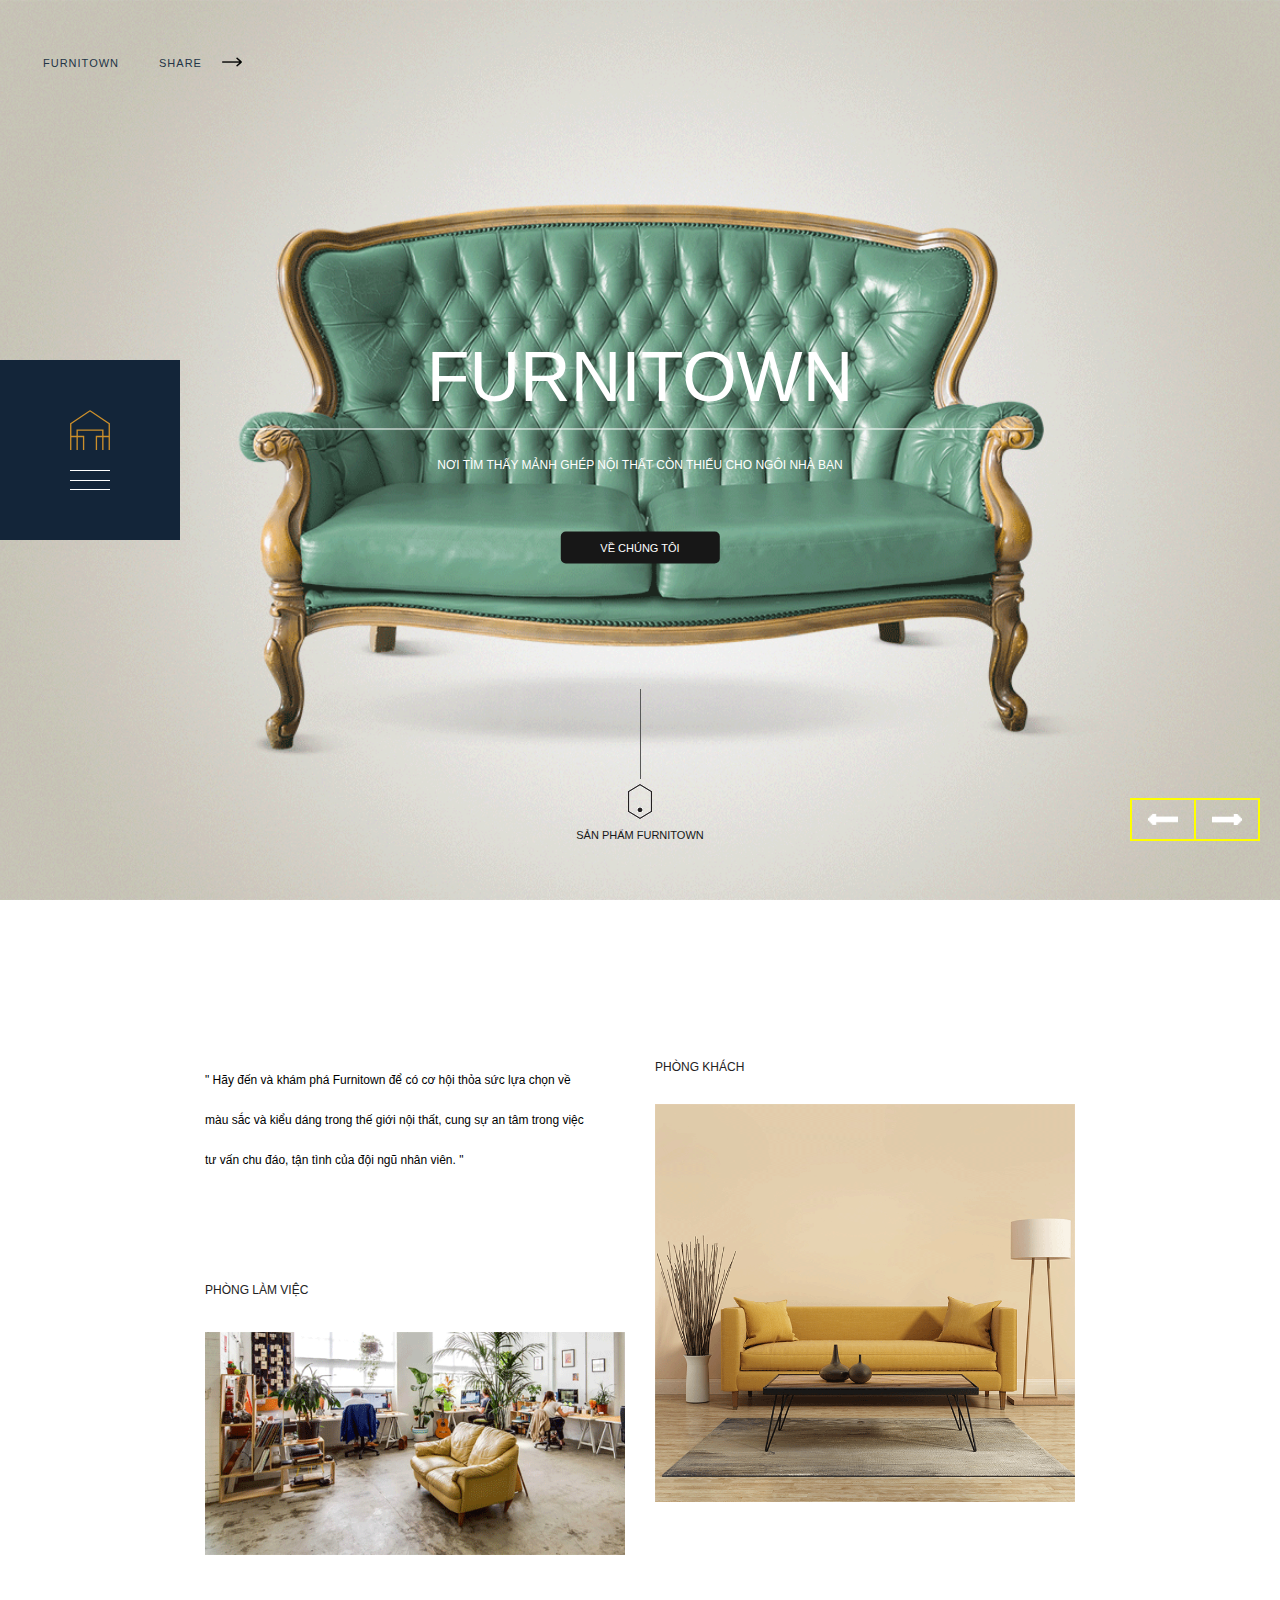
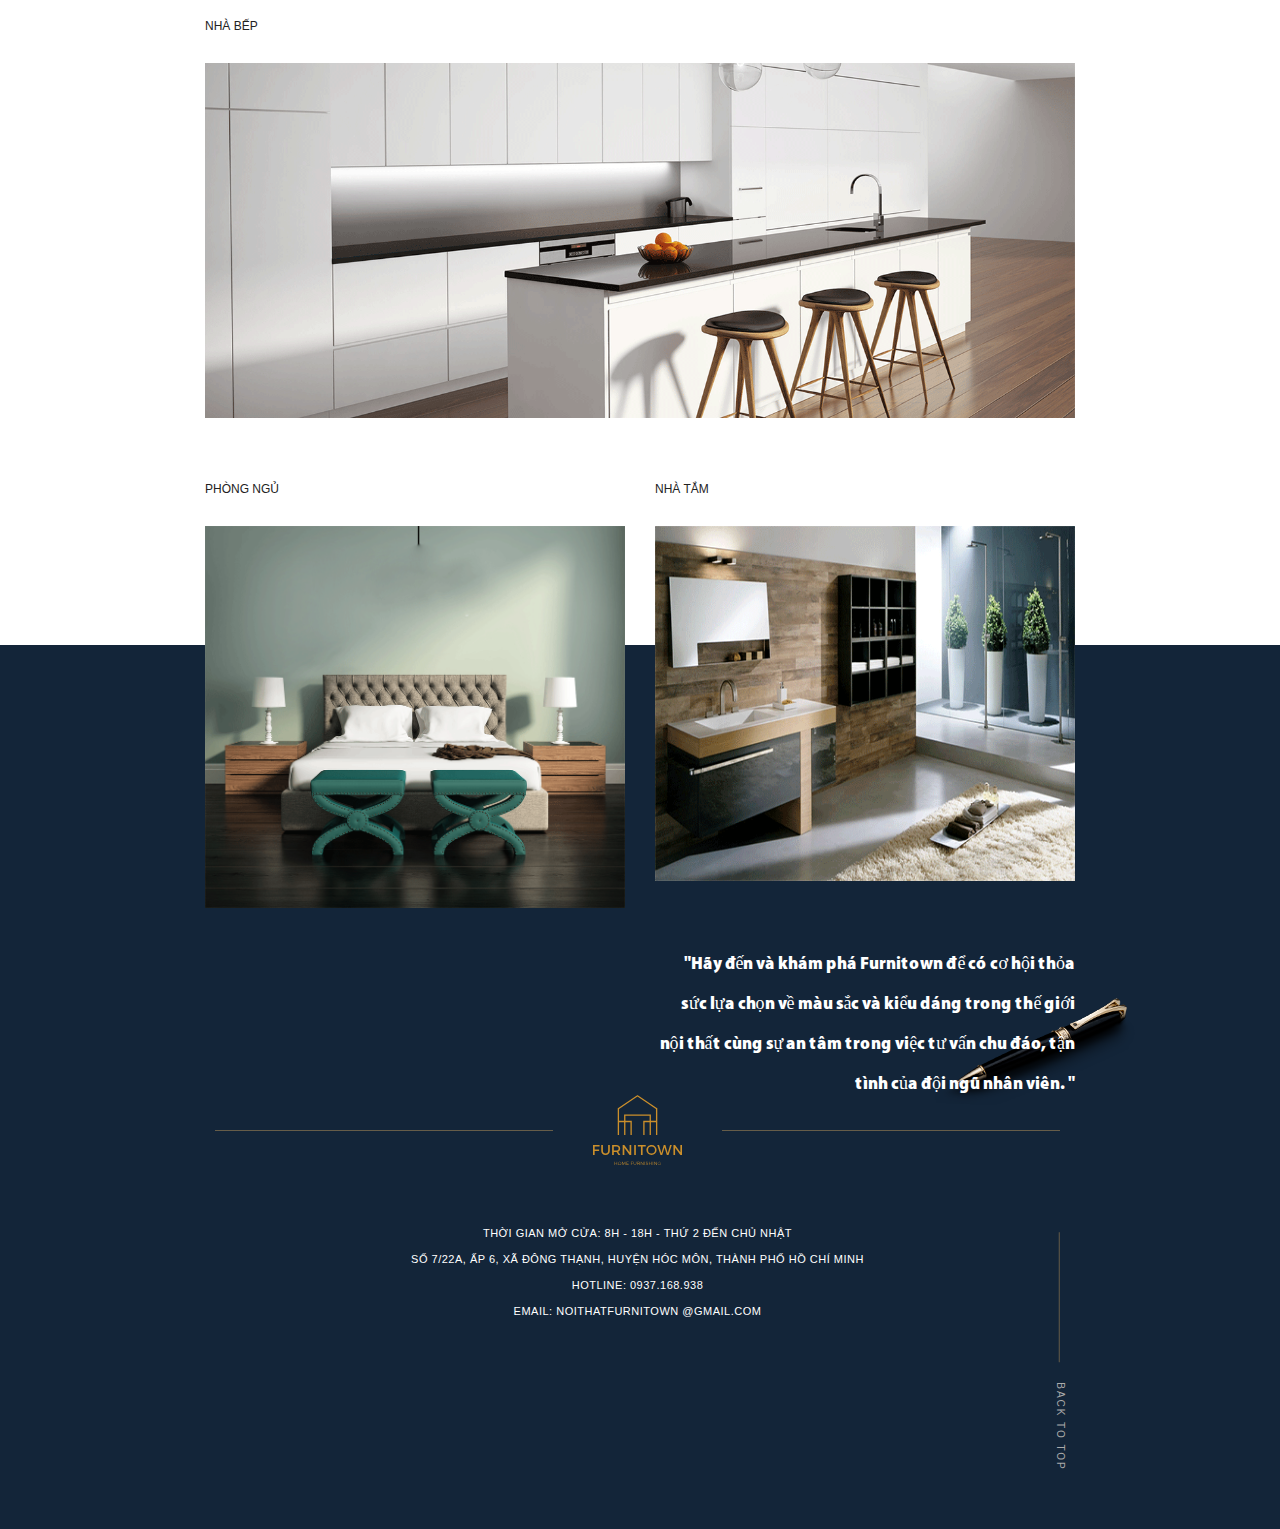
<file: index.html>
<!DOCTYPE html>
<html>

<head>
    <meta charset="UTF-8" />
    <meta name="viewport" content="width=device-width, initial-scale=1.0" />
    <meta http-equiv="X-UA-Compatible" content="IE=edge,chrome=1" />
    <title>Furnitown CFD4</title>
    <link rel="icon" href="favicon.ico">
    <meta name="title" content="" />
    <meta name="description" content="" />
    <!-- meta facebook -->
    <meta property="og:locale" content="vi" />
    <meta property="og:type" content="article" />
    <meta property="og:title" content=s"Trang chủ" />
    <meta property="og:description" content="" />
    <meta property="og:url" content="" />
    <meta property="og:site_name" content="" />
    <meta property="og:image" content="" />

    <link rel="stylesheet" href="dest/style.min.css">
    <link rel="stylesheet" href="dest/fonts.css">
</head>
<style>
    @font-face {
        font-family: 'mp';
        src: url('fonts/MyriadPro-BlackSemiCn.woff2') format('woff2'),
            url('fonts/MyriadPro-BlackSemiCn.woff') format('woff');
        font-weight: 900;
        font-style: normal;
        font-display: fall-back;
    }

    @font-face {
        font-family: 'mpb';
        src: url('fonts/MyriadPro-Bold.woff2') format('woff2'),
            url('fonts/MyriadPro-Bold.woff') format('woff');
        font-weight: bold;
        font-style: normal;
        font-display: fall-back;
    }
</style>

<body>
    <header>
        <div class="furnitown">
            <a href="">furnitown</a>
        </div>
        <div class="share">
            <a href="">share</a>
        </div>
        <img src="img/right-arrow.png" width="20" height="18" alt="">
        <div class="menu-mobile">
            <div class="left">
                <a href="#">
                    <img src="img/hamburger.png" alt="">
                    menu
                </a>
            </div>
            <div class="right">
                <img src="img/logo.png" alt="">
            </div>
        </div>
    </header>
    <div class="menu">
        <img src="img/home.svg" class="imghome" alt="">
        <img src="img/logo.png" class="imglogo" alt="">
        <div class="hamburger">
            <span></span>
            <span></span>
            <span></span>
        </div>
        <a href="#">menu</a>
    </div>
    <div class="nav">
        <div class="nav_head">
            <div class="left">
                <a href="#">furnitown</a>
            </div>
            <div class="right">
                <a href="#">follow us</a>
                <a href="#"><img src="img/email.png" alt=""></a>
                <a href="#"><img src="img/facebook.png" alt=""></a>
            </div>
        </div>
        <div class="nav_bottom">
            <div class="left">
                <img src="img/home.svg" class="home" alt="">
                <hr>
                <img src="img/cancel.svg" class="close" alt="">
            </div>
            <div class="right">
                <a href="#">furnitown</a>
                <a href="product.html">sản phẩm</a>
                <a href="#">dịch vụ</a>
                <a href="#">dự án</a>
                <a href="#">tin tức</a>
                <a href="contact.html">liên hệ</a>
            </div>
        </div>
    </div>
    <main class="homepage">
        <section class="slider">
            <div class="slider__list">
                <div class="item">
                    <img src="img/sofa.png" alt="">
                    <div class="content">
                        <h1>furnitown</h1>
                        <p>nơi tìm thấy mảnh ghép nội thất còn thiếu cho ngôi nhà bạn</p>
                        <a href="#">về chúng tôi</a>
                    </div>
                </div>
                <div class="item">
                    <img src="img/banner1.jpg" alt="">
                    <div class="content">
                        <h1>furnitown</h1>
                        <p>nơi tìm thấy mảnh ghép nội thất còn thiếu cho ngôi nhà bạn</p>
                        <a href="#">về chúng tôi</a>
                    </div>
                </div>
            </div>
            <div class="slider__bottom">
                <img src="img/arrow.png" class="arrow" alt="">
                <img src="img/mousepng.png" class="mouse" alt="">
                <span>sản phẩm furnitown</span>
                <div class="control">
                    <div class="btnmove previous">
                        <img src="img/arrow_right.png" alt="">
                    </div>
                    <div class="btnmove next">
                        <img src="img/arrow_right.png" alt="">
                    </div>
                </div>
            </div>
        </section>
        <section class="product">
            <div class="item1">
                <div class="introduce">
                    <p>" Hãy đến và khám phá <b>Furnitown</b> để có cơ hội thỏa sức lựa chọn về màu sắc và
                        kiểu
                        dáng trong thế giới nội thất, cung sự an tâm trong việc tư vấn chu đáo, tận tình của đội ngũ
                        nhân
                        viên. "</p>
                </div>
                <div class="workroom">
                    <div class="beforehover">
                        <h4>phòng làm việc</h4>
                        <div class="img">
                            <img src="img/phonglamviec.png" alt="">
                            <div class="afterhover">
                                <a href="#"><img src="img/home.svg" alt=""></a>
                                <p>"Mang đến những tiện ích thiết thực cho không gian nấu nướng của chỉ riêng mình bạn."
                                </p>
                                <div class="learmore">
                                    <a href="#">lear more</a>
                                </div>
                            </div>
                        </div>
                    </div>

                </div>
            </div>
            <div class="item2">
                <div class="beforehover">
                    <h4>phòng khách</h4>
                    <div class="img">
                        <img src="img/phongkhach.png" alt="">
                        <div class="afterhover">
                            <a href="#"><img src="img/home.svg" alt=""></a>
                            <p>"Mang đến những tiện ích thiết thực cho không gian nấu nướng của chỉ riêng mình bạn."
                            </p>
                            <div class="learmore">
                                <a href="#">lear more</a>
                            </div>
                        </div>
                    </div>
                </div>
            </div>
            <div class="item3">
                <div class="beforehover">
                    <h4>nhà bếp</h4>
                    <div class="img">
                        <img src="img/nhabep.png" alt="">
                        <div class="afterhover">
                            <a href="#"><img src="img/home.svg" alt=""></a>
                            <p>"Mang đến những tiện ích thiết thực cho không gian nấu nướng của chỉ riêng mình bạn."
                            </p>
                            <div class="learmore">
                                <a href="#">lear more</a>
                            </div>
                        </div>
                    </div>
                </div>
            </div>
            <div class="item4">
                <div class="beforehover">
                    <h4>phòng ngủ</h4>
                    <div class="img">
                        <img src="img/phongngu.png" alt="">
                        <div class="afterhover">
                            <a href="#"><img src="img/home.svg" alt=""></a>
                            <p>"Mang đến những tiện ích thiết thực cho không gian nấu nướng của chỉ riêng mình bạn."
                            </p>
                            <div class="learmore">
                                <a href="#">lear more</a>
                            </div>
                        </div>
                    </div>
                </div>
            </div>
            <div class="item5">
                <div class="beforehover">
                    <h4>nhà tắm</h4>
                    <div class="img">
                        <img src="img/nhatam.png" width="100%" height="355px" alt="">
                        <div class="afterhover">
                            <a href="#"><img src="img/home.svg" alt=""></a>
                            <p>"Mang đến những tiện ích thiết thực cho không gian nấu nướng của chỉ riêng mình bạn."
                            </p>
                            <div class="learmore">
                                <a href="#">lear more</a>
                            </div>
                        </div>
                    </div>
                    <div class="thanks">
                        <img src="img/book.png" class="pen" alt="">
                        <p>"Hãy đến và khám phá Furnitown để có cơ hội thỏa sức lựa chọn về màu sắc và kiểu dáng trong
                            thế
                            giới nội thất cùng sự an tâm trong việc tư vấn chu đáo, tận tình của đội ngũ nhân viên. "
                        </p>
                    </div>
                </div>
            </div>
        </section>
    </main>
    <div class="footer-homepage">
        <div class="container">
            <div class="logo">
                <img src="img/logo.svg" alt="">
            </div>
            <div class="back-to-top">
                back to top
            </div>
            <p>thời gian mở cửa: 8h - 18h - thứ 2 đến chủ nhật</p>
            <p>số 7/22a, ấp 6, xã đông thạnh, huyện hóc môn, thành phố hồ chí minh</p>
            <p>hotline: 0937.168.938</p>
            <p>email: noithatfurnitown @gmail.com</p>
        </div>

    </div>
    <script type="text/javascript" src="dest/jsmain.min.js"></script>
    <script type="text/javascript" src="dest/main.js"></script>
</body>

</html>
</file>
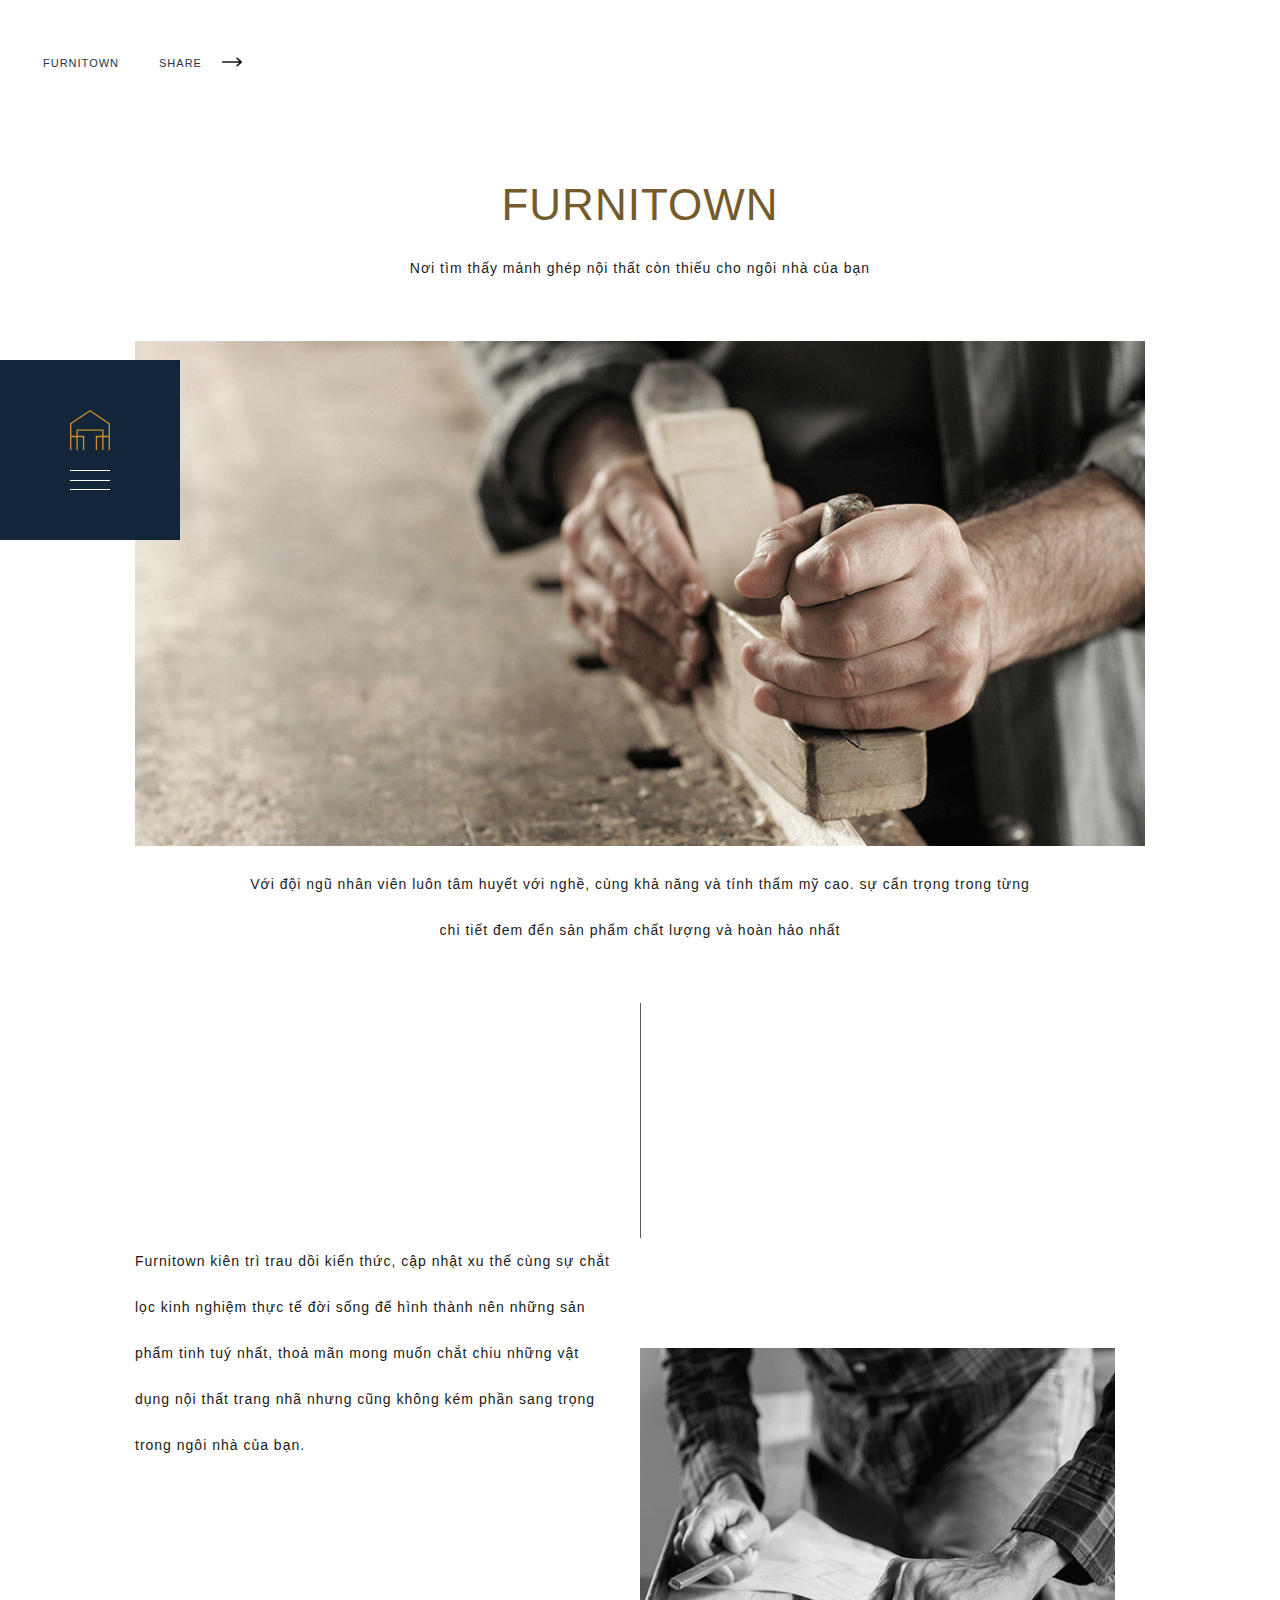
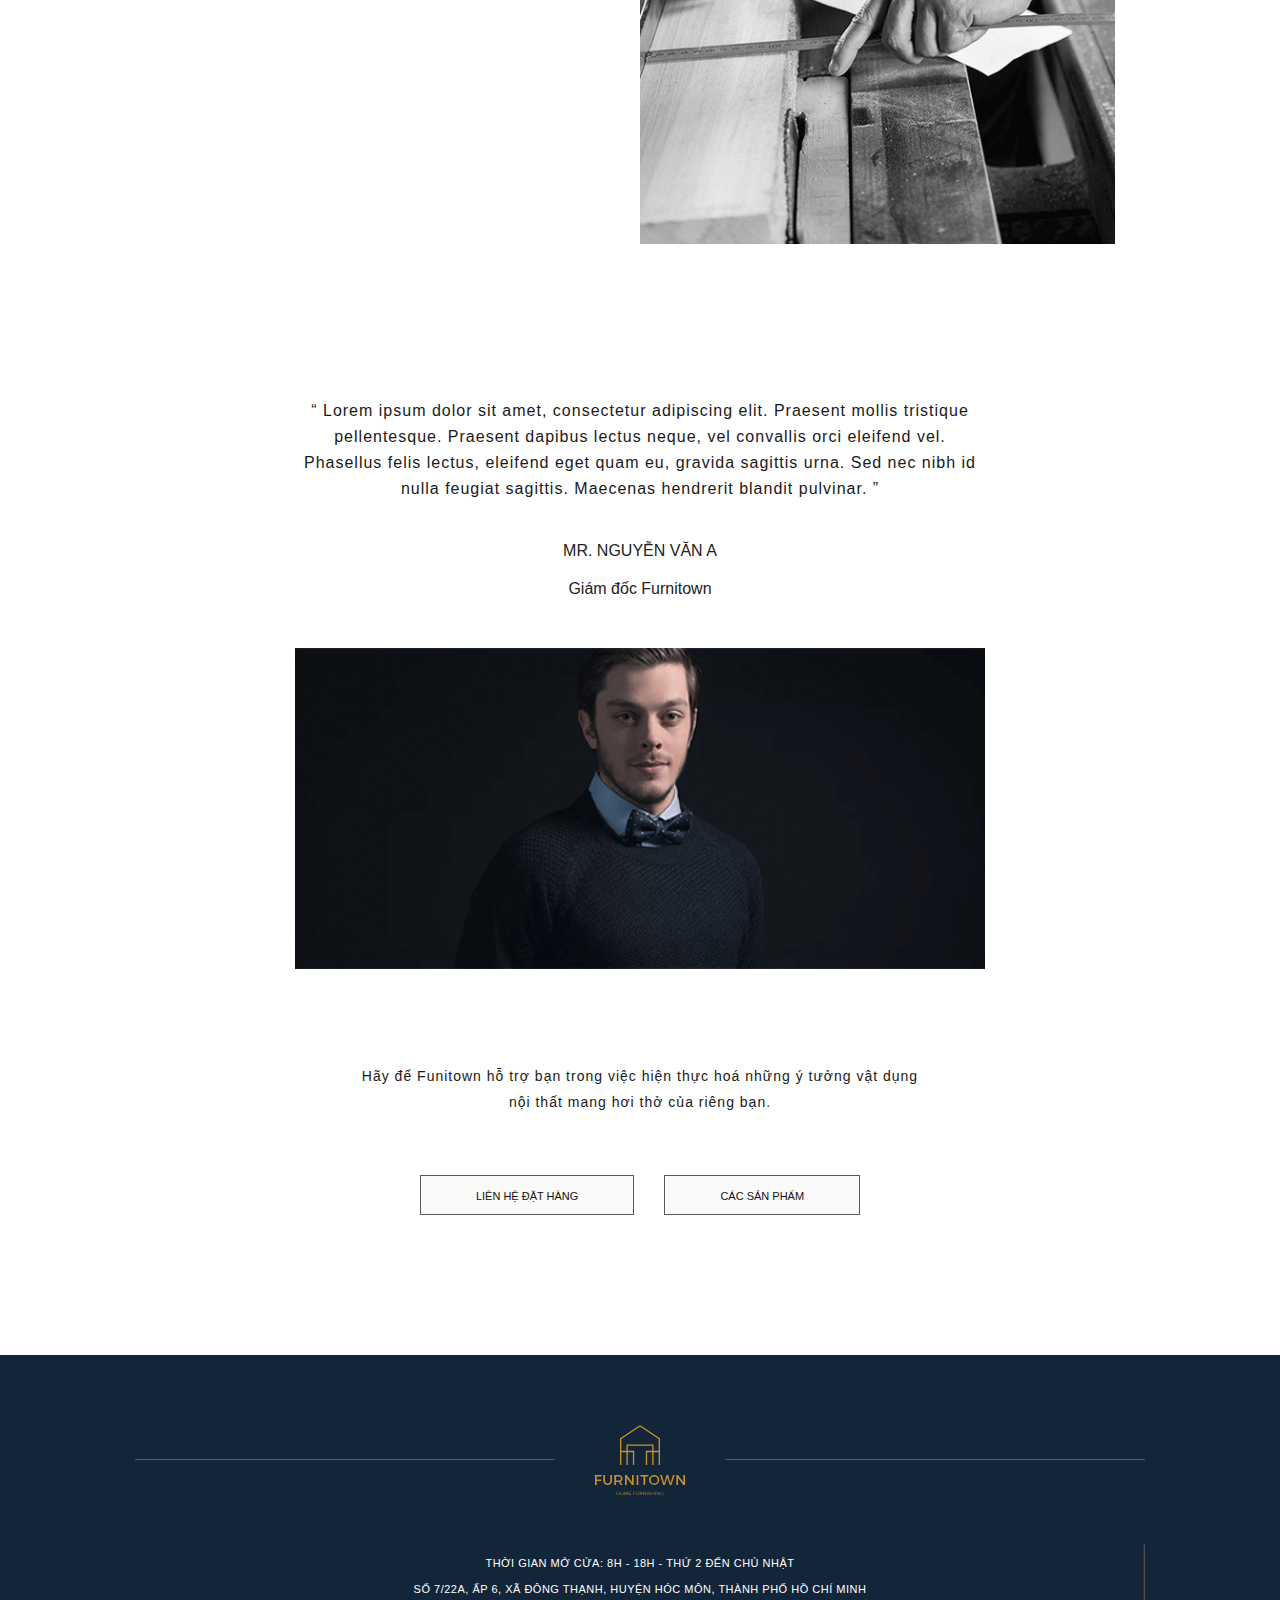
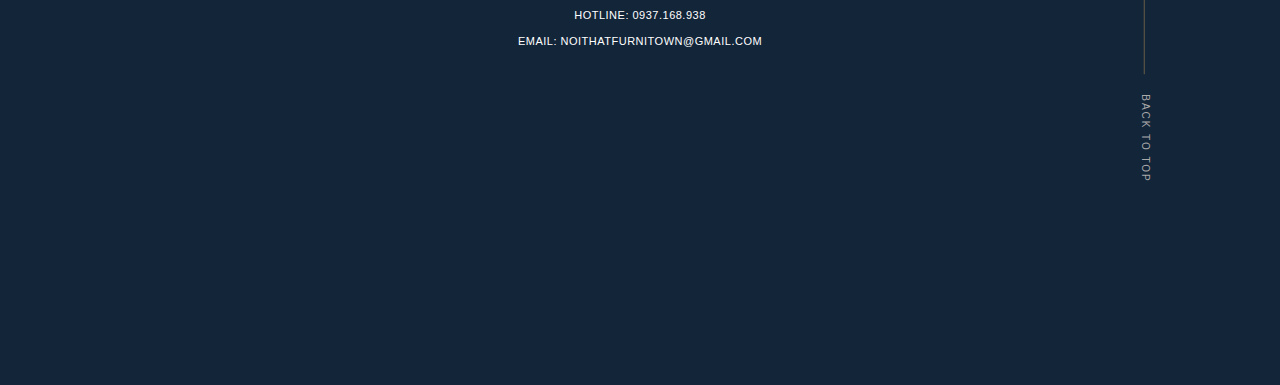
<file: about.html>
<!DOCTYPE html>
<html>

<head>
    <meta charset="UTF-8" />
    <meta name="viewport" content="width=device-width, initial-scale=1.0" />
    <meta http-equiv="X-UA-Compatible" content="IE=edge,chrome=1" />
    <title>Furnitown CFD4</title>
    <link rel="icon" href="favicon.ico">
    <meta name="title" content="" />
    <meta name="description" content="" />
    <!-- meta facebook -->
    <meta property="og:locale" content="vi" />
    <meta property="og:type" content="article" />
    <meta property="og:title" content=s"Trang chủ" />
    <meta property="og:description" content="" />
    <meta property="og:url" content="" />
    <meta property="og:site_name" content="" />
    <meta property="og:image" content="" />

    <link rel="stylesheet" href="dest/style.min.css">
    <link rel="stylesheet" href="dest/fonts.css">
</head>
<style>
    @font-face {
        font-family: 'mp';
        src: url('fonts/MyriadPro-BlackSemiCn.woff2') format('woff2'),
            url('fonts/MyriadPro-BlackSemiCn.woff') format('woff');
        font-weight: 900;
        font-style: normal;
        font-display: fall-back;
    }

    @font-face {
        font-family: 'mpb';
        src: url('fonts/MyriadPro-Bold.woff2') format('woff2'),
            url('fonts/MyriadPro-Bold.woff') format('woff');
        font-weight: bold;
        font-style: normal;
        font-display: fall-back;
    }
</style>

<body>
    <header>
        <div class="furnitown">
            <a href="">furnitown</a>
        </div>
        <div class="share">
            <a href="">share</a>
        </div>
        <img src="img/right-arrow.png" width="20" height="18" alt="">
    </header>
    <div class="nav">
        <div class="nav_head">
            <div class="left">
                <a href="#">furnitown</a>
            </div>
            <div class="right">
                <a href="#">follow us</a>
                <a href="#"><img src="img/email.png" alt=""></a>
                <a href="#"><img src="img/facebook.png" alt=""></a>
            </div>
        </div>
        <div class="nav_bottom">
            <div class="left">
                <img src="img/home.svg" class="home" alt="">
                <hr>
                <img src="img/cancel.svg" class="close" alt="">
            </div>
            <div class="right">
                <a href="#">furnitown</a>
                <a href="product.html">sản phẩm</a>
                <a href="#">dịch vụ</a>
                <a href="#">dự án</a>
                <a href="#">tin tức</a>
                <a href="contact.html">liên hệ</a>
            </div>
        </div>
    </div>
    <div class="menu">
        <img src="img/home.svg" class="imghome" alt="">
        <img src="img/logo.png" class="imglogo" alt="">
        <div class="hamburger">
            <span></span>
            <span></span>
            <span></span>
        </div>
        <a href="#">menu</a>
    </div>
    <main class="about">
        <div class="container">
            <div class="part1">
                <h2>furnitown</h2>
                <p>Nơi tìm thấy mảnh ghép nội thất còn thiếu cho ngôi nhà của bạn</p>
                <img src="img/deocay-about.png" alt="">
                <p>Với đội ngũ nhân viên luôn tâm huyết với nghề, cùng khả năng và tính thẩm mỹ cao. sự cẩn trọng trong
                    từng
                    chi tiết đem đến sản phẩm chất lượng và hoàn hảo nhất</p>
                <img src="img/straight.png" alt="">
            </div>
            <div class="part2">
                <div class="row">
                    <div class="content col-lg-6">
                        <p>Furnitown kiên trì trau dồi kiến thức,
                            cập nhật xu thế cùng sự chắt lọc kinh nghiệm
                            thực tế đời sống để hình thành nên những sản phẩm tinh tuý nhất, thoả mãn mong muốn chắt
                            chiu
                            những vật dụng nội thất trang nhã nhưng cũng không kém phần sang trọng trong
                            ngôi nhà của bạn.</p>
                    </div>
                    <div class="img col-lg-6">
                        <img src="img/donggo-about.png" alt="">
                    </div>
                </div>
            </div>
            <div class="part3">
                <p>“ Lorem ipsum dolor sit amet, consectetur adipiscing elit. Praesent mollis tristique pellentesque.
                    Praesent dapibus lectus neque, vel convallis orci eleifend vel. Phasellus felis lectus, eleifend
                    eget
                    quam eu, gravida sagittis urna. Sed nec nibh id nulla feugiat sagittis. Maecenas hendrerit blandit
                    pulvinar. ”</p>
                <p>MR. NGUYỄN VĂN A</p>
                <p>Giám đốc Furnitown</p>
                <img src="img/about-ggiamdoc.png" alt="">
            </div>
            <div class="part4">
                <p>
                    Hãy để Funitown hỗ trợ bạn trong việc hiện thực hoá những ý tưởng vật dụng
                    nội thất mang hơi thở của riêng bạn.</p>
                <div class="two-box">
                    <div class="box oder">
                        <a href="#">
                            Liên hệ đặt hàng
                        </a>
                    </div>
                    <div class="box advisory">
                        <a href="#">
                            các sản phẩm
                        </a>
                    </div>
                </div>
            </div>
        </div>
    </main>
    <footer>
        <div class="container">
            <div class="logo">
                <img src="img/logo.svg" alt="">
            </div>
            <div class="back-to-top">
                back to top
            </div>
            <p>thời gian mở cửa: 8h - 18h - thứ 2 đến chủ nhật</p>
            <p>số 7/22a, ấp 6, xã đông thạnh, huyện hóc môn, thành phố hồ chí minh</p>
            <p>hotline: 0937.168.938</p>
            <p>email: noithatfurnitown@gmail.com</p>
        </div>

    </footer>
    <script type="text/javascript" src="dest/jsmain.min.js"></script>
    <script type="text/javascript" src="dest/main.js"></script>
</body>

</html>
</file>
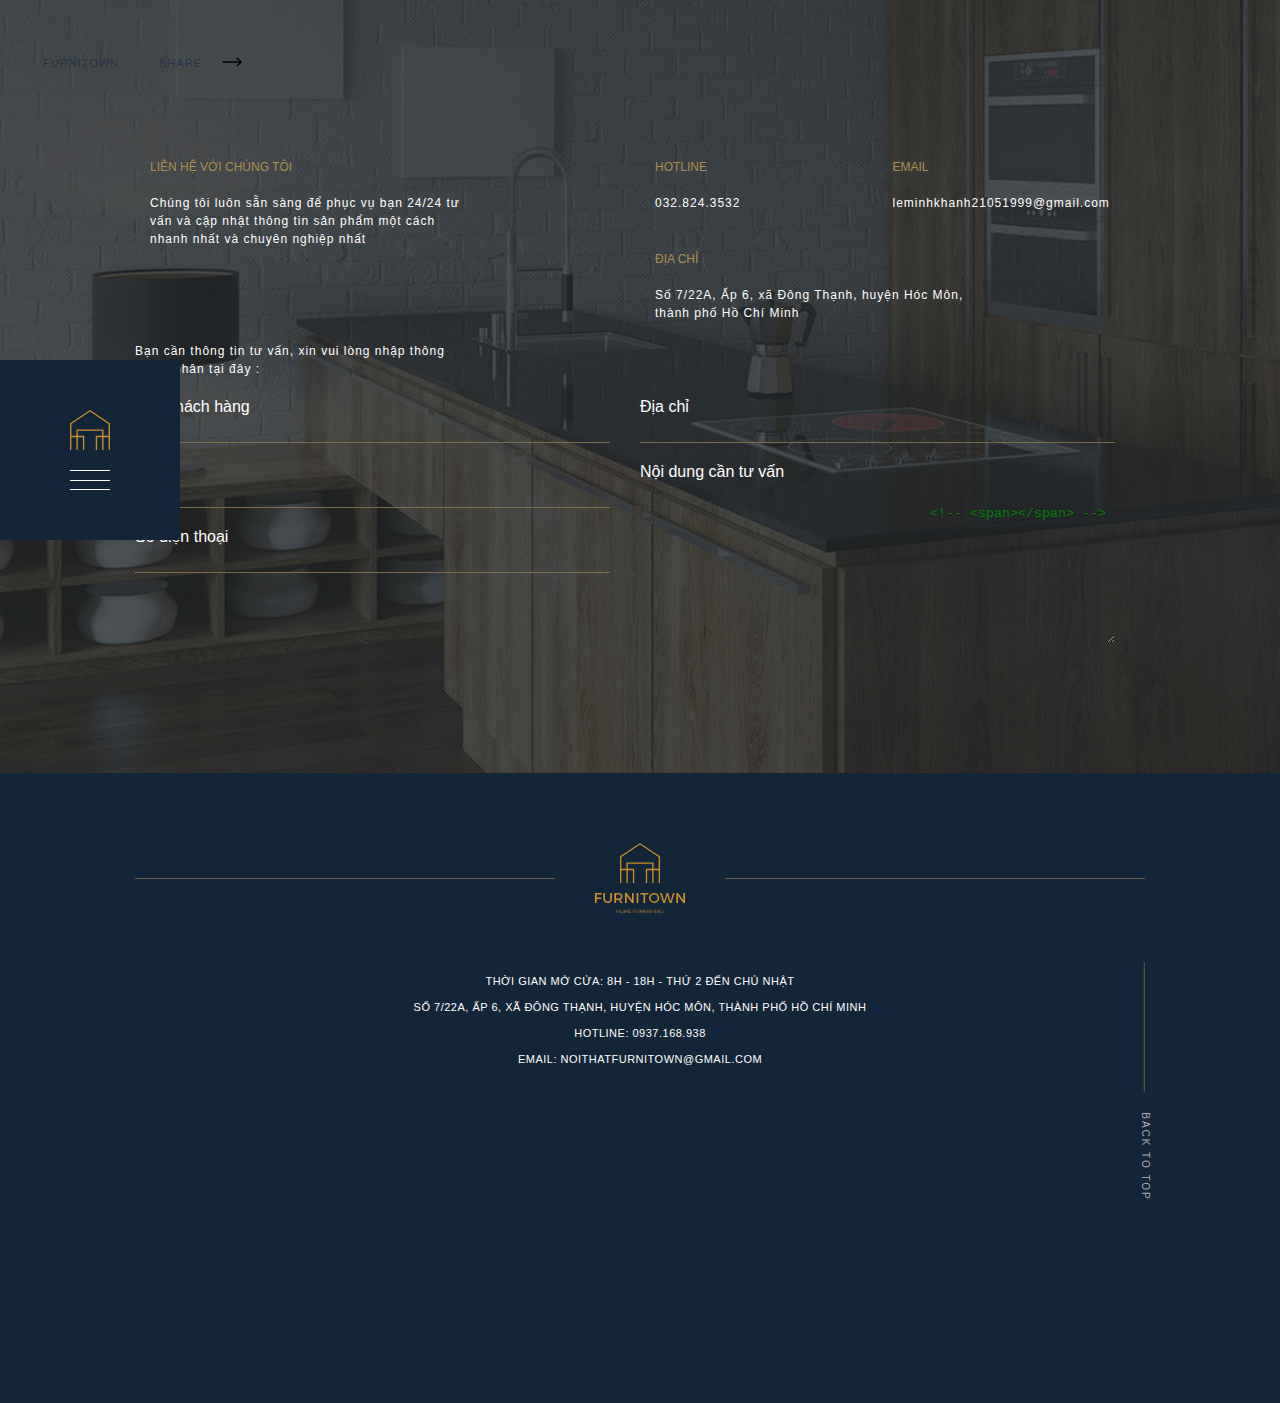
<file: contact.html>
<!DOCTYPE html>
<html>

<head>
    <meta charset="UTF-8" />
    <meta name="viewport" content="width=device-width, initial-scale=1.0" />
    <meta http-equiv="X-UA-Compatible" content="IE=edge,chrome=1" />
    <title>Furnitown CFD4</title>
    <link rel="icon" href="favicon.ico">
    <meta name="title" content="" />
    <meta name="description" content="" />
    <!-- meta facebook -->
    <meta property="og:locale" content="vi" />
    <meta property="og:type" content="article" />
    <meta property="og:title" content=s"Trang chủ" />
    <meta property="og:description" content="" />
    <meta property="og:url" content="" />
    <meta property="og:site_name" content="" />
    <meta property="og:image" content="" />

    <link rel="stylesheet" href="dest/style.min.css">
    <link rel="stylesheet" href="dest/fonts.css">
</head>
<style>
    @font-face {
        font-family: 'mp';
        src: url('fonts/MyriadPro-BlackSemiCn.woff2') format('woff2'),
            url('fonts/MyriadPro-BlackSemiCn.woff') format('woff');
        font-weight: 900;
        font-style: normal;
        font-display: fall-back;
    }

    @font-face {
        font-family: 'mpb';
        src: url('fonts/MyriadPro-Bold.woff2') format('woff2'),
            url('fonts/MyriadPro-Bold.woff') format('woff');
        font-weight: bold;
        font-style: normal;
        font-display: fall-back;
    }
</style>

<body>
    <header>
        <div class="furnitown">
            <a href="">furnitown</a>
        </div>
        <div class="share">
            <a href="">share</a>
        </div>
        <img src="img/right-arrow.png" width="20" height="18" alt="">
    </header>

    <div class="nav">
        <div class="nav_head">
            <div class="left">
                <a href="#">furnitown</a>
            </div>
            <div class="right">
                <a href="#">follow us</a>
                <a href="#"><img src="img/email.png" alt=""></a>
                <a href="#"><img src="img/facebook.png" alt=""></a>
            </div>
        </div>
        <div class="nav_bottom">
            <div class="left">
                <img src="img/home.svg" class="home" alt="">
                <hr>
                <img src="img/cancel.svg" class="close" alt="">
            </div>
            <div class="right">
                <a href="#">furnitown</a>
                <a href="product.html">sản phẩm</a>
                <a href="#">dịch vụ</a>
                <a href="#">dự án</a>
                <a href="#">tin tức</a>
                <a href="contact.html">liên hệ</a>
            </div>
        </div>
    </div>

    <div class="menu">
        <img src="img/home.svg" class="imghome" alt="">
        <img src="img/logo.png" class="imglogo" alt="">
        <div class="hamburger">
            <span></span>
            <span></span>
            <span></span>
        </div>
        <a href="#">menu</a>
    </div>

    <main class="contact">
        <div class="container">
            <div class="row">
                <div class="col-lg-6">
                    <h3>Liên hệ với chúng tôi</h3>
                    <p>Chúng tôi luôn sẵn sàng để phục vụ bạn 24/24 tư vấn và cập nhật thông tin sản phẩm một cách nhanh
                        nhất và chuyên nghiệp nhất</p>
                </div>
                <div class="col-lg-6">
                    <div class="row">
                        <div class="col-lg-6">
                            <h3>hotline</h3>
                            <p>032.824.3532</p>
                        </div>
                        <div class="col-lg-6">
                            <h3>email</h3>
                            <p>leminhkhanh21051999@gmail.com</p>
                        </div>
                        <div class="address col-lg-12">
                            <h3>địa chỉ</h3>
                            <p>Số 7/22A, Ấp 6, xã Đông Thạnh, huyện Hóc Môn,
                                thành phố Hồ Chí Minh</p>
                        </div>
                    </div>
                </div>
                <p>Bạn cần thông tin tư vấn, xin vui lòng nhập thông tin cá nhân tại đây :</p>
                <form action="">
                    <div class="row">
                        <div class="col-lg-6">
                            <div class="form-group">
                                <label for="">Tên khách hàng</label>
                                <input type="text">
                            </div>
                            <div class="form-group">
                                <label for="">Emai</label>
                                <input type="text">
                            </div>
                            <div class="form-group">
                                <label for="">Số điện thoại</label>
                                <input type="text">
                            </div>
                        </div>
                        <div class="col-lg-6">
                            <div class="form-group">
                                <label for="">Địa chỉ</label>
                                <input type="text">
                            </div>
                            <div class="form-group">
                                <label for="">Nội dung cần tư vấn</label>
                                <textarea name="" id="" cols="30" rows="10">

                                    <!-- <span></span> -->
                                </textarea>
                            </div>
                        </div>
                    </div>

                </form>
            </div>
        </div>
    </main>
    <footer>
        <div class="container">
            <div class="logo">
                <img src="img/logo.svg" alt="">
            </div>
            <div class="back-to-top">
                back to top
            </div>
            <p>thời gian mở cửa: 8h - 18h - thứ 2 đến chủ nhật</p>
            <p>số 7/22a, ấp 6, xã đông thạnh, huyện hóc môn, thành phố hồ chí minh</p>
            <p>hotline: 0937.168.938</p>
            <p>email: noithatfurnitown@gmail.com</p>
        </div>

    </footer>
    <script type="text/javascript" src="dest/jsmain.min.js"></script>
    <script type="text/javascript" src="dest/main.js"></script>
</body>

</html>
</file>
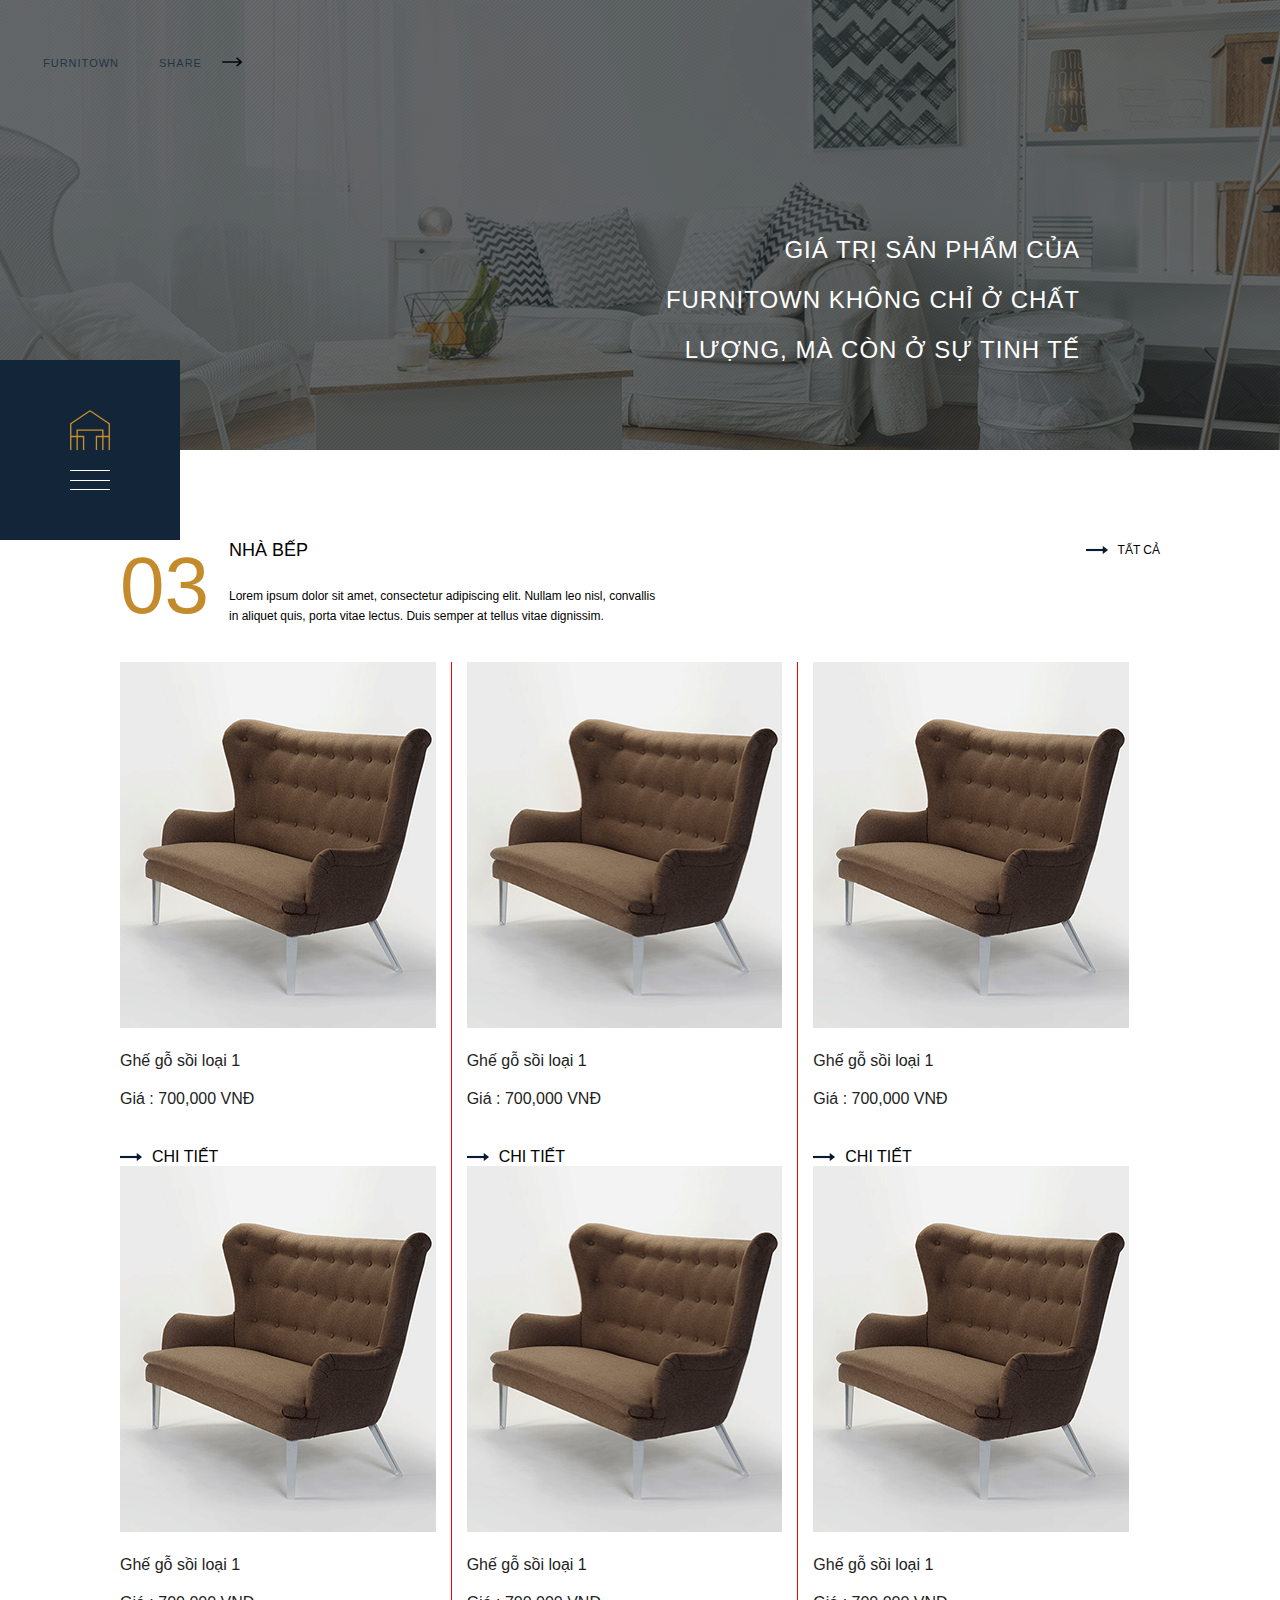
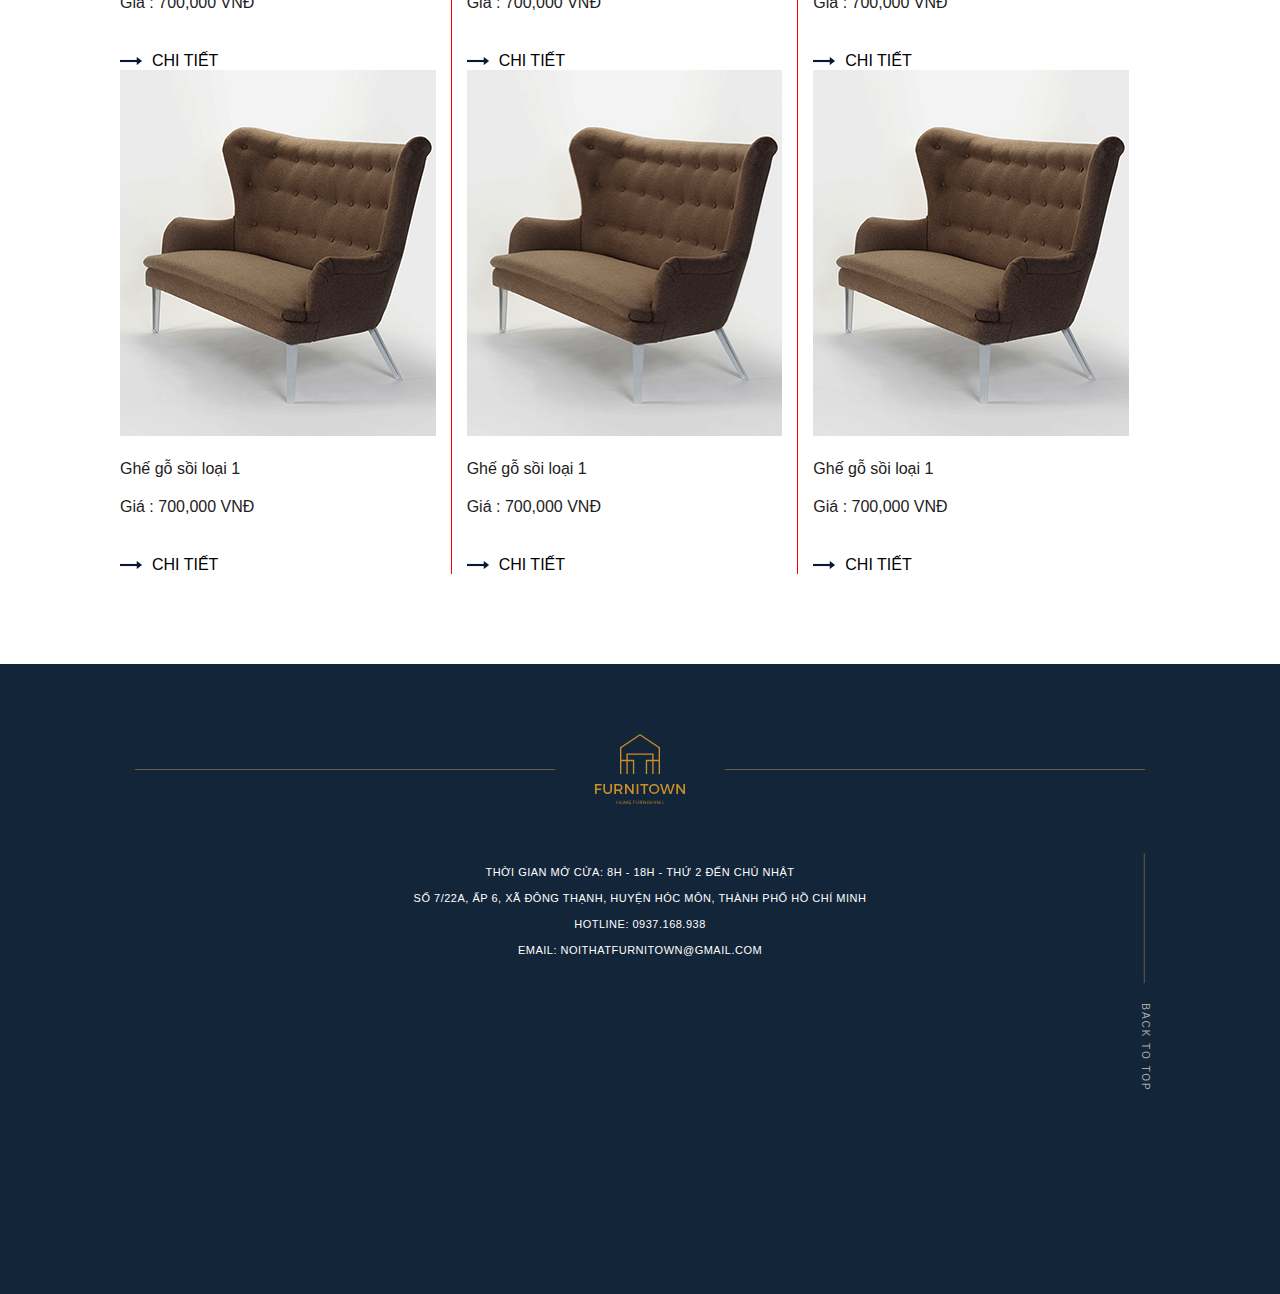
<file: detail.html>
<!DOCTYPE html>
<html>

<head>
    <meta charset="UTF-8" />
    <meta name="viewport" content="width=device-width, initial-scale=1.0" />
    <meta http-equiv="X-UA-Compatible" content="IE=edge,chrome=1" />
    <title>Furnitown CFD4</title>
    <link rel="icon" href="favicon.ico">
    <meta name="title" content="" />
    <meta name="description" content="" />
    <!-- meta facebook -->
    <meta property="og:locale" content="vi" />
    <meta property="og:type" content="article" />
    <meta property="og:title" content=s"Trang chủ" />
    <meta property="og:description" content="" />
    <meta property="og:url" content="" />
    <meta property="og:site_name" content="" />
    <meta property="og:image" content="" />

    <link rel="stylesheet" href="dest/style.min.css">
    <link rel="stylesheet" href="dest/fonts.css">
</head>
<style>
    @font-face {
        font-family: 'mp';
        src: url('fonts/MyriadPro-BlackSemiCn.woff2') format('woff2'),
            url('fonts/MyriadPro-BlackSemiCn.woff') format('woff');
        font-weight: 900;
        font-style: normal;
        font-display: fall-back;
    }

    @font-face {
        font-family: 'mpb';
        src: url('fonts/MyriadPro-Bold.woff2') format('woff2'),
            url('fonts/MyriadPro-Bold.woff') format('woff');
        font-weight: bold;
        font-style: normal;
        font-display: fall-back;
    }
</style>

<body>
    <header>
        <div class="furnitown">
            <a href="">furnitown</a>
        </div>
        <div class="share">
            <a href="">share</a>
        </div>
        <img src="img/right-arrow.png" width="20" height="18" alt="">
    </header>

    <div class="nav">
        <div class="nav_head">
            <div class="left">
                <a href="#">furnitown</a>
            </div>
            <div class="right">
                <a href="#">follow us</a>
                <a href="#"><img src="img/email.png" alt=""></a>
                <a href="#"><img src="img/facebook.png" alt=""></a>
            </div>
        </div>
        <div class="nav_bottom">
            <div class="left">
                <img src="img/home.svg" class="home" alt="">
                <hr>
                <img src="img/cancel.svg" class="close" alt="">
            </div>
            <div class="right">
                <a href="#">furnitown</a>
                <a href="#">sản phẩm</a>
                <a href="#">dịch vụ</a>
                <a href="#">dự án</a>
                <a href="#">tin tức</a>s
                <a href="#">liên hệ</a>
            </div>
        </div>
    </div>

    <div class="menu">
        <img src="img/home.svg" class="imghome" alt="">
        <img src="img/logo.png" class="imglogo" alt="">
        <div class="hamburger">
            <span></span>
            <span></span>
            <span></span>
        </div>
        <a href="#">menu</a>
    </div>

    <main class="product">
        <section class="background">
            <img src="img/slideproduct.png" alt="">
            <p>Giá trị sản phẩm của furnitown không chỉ ở chất lượng, mà còn ở sự tinh tế</p>
        </section>
        <div class="container">
            <section class="kitchen">
                <div class="kitchen__introduce">
                    <div class="left">
                        <div class="paging">03</div>
                        <div class="content">
                            <h3>nhà bếp</h3>
                            <p>Lorem ipsum dolor sit amet, consectetur adipiscing elit. Nullam leo nisl, convallis in
                                aliquet quis, porta vitae lectus. Duis semper at tellus vitae dignissim. </p>
                        </div>
                    </div>
                    <div class="right">
                        <a href="#"><img src="img/arrow-product.png" alt="">tất cả</a>
                    </div>
                </div>
                <div class="kitchen__products">
                    <div class="row">
                        <div class="item col-lg-4 col-md-6">
                            <img src="img/product11.png" alt="">
                            <p class="name">Ghế gỗ sồi loại 1</p>
                            <p class="price">Giá : 700,000 VNĐ</p>
                            <a href="#"><img src="img/arrow-product.png" alt=""> Chi tiết</a>
                        </div>
                        <div class="item col-lg-4 col-md-6">
                            <img src="img/product11.png" alt="">
                            <p class="name">Ghế gỗ sồi loại 1</p>
                            <p class="price">Giá : 700,000 VNĐ</p>
                            <a href="#"><img src="img/arrow-product.png" alt=""> Chi tiết</a>
                        </div>
                        <div class="item col-lg-4 col-md-6">
                            <img src="img/product11.png" alt="">
                            <p class="name">Ghế gỗ sồi loại 1</p>
                            <p class="price">Giá : 700,000 VNĐ</p>
                            <a href="#"><img src="img/arrow-product.png" alt=""> Chi tiết</a>
                        </div>
                        <div class="item col-lg-4 col-md-6">
                            <img src="img/product11.png" alt="">
                            <p class="name">Ghế gỗ sồi loại 1</p>
                            <p class="price">Giá : 700,000 VNĐ</p>
                            <a href="#"><img src="img/arrow-product.png" alt=""> Chi tiết</a>
                        </div>
                        <div class="item col-lg-4 col-md-6">
                            <img src="img/product11.png" alt="">
                            <p class="name">Ghế gỗ sồi loại 1</p>
                            <p class="price">Giá : 700,000 VNĐ</p>
                            <a href="#"><img src="img/arrow-product.png" alt=""> Chi tiết</a>
                        </div>
                        <div class="item col-lg-4 col-md-6">
                            <img src="img/product11.png" alt="">
                            <p class="name">Ghế gỗ sồi loại 1</p>
                            <p class="price">Giá : 700,000 VNĐ</p>
                            <a href="#"><img src="img/arrow-product.png" alt=""> Chi tiết</a>
                        </div>
                        <div class="item col-lg-4 col-md-6">
                            <img src="img/product11.png" alt="">
                            <p class="name">Ghế gỗ sồi loại 1</p>
                            <p class="price">Giá : 700,000 VNĐ</p>
                            <a href="#"><img src="img/arrow-product.png" alt=""> Chi tiết</a>
                        </div>
                        <div class="item col-lg-4 col-md-6">
                            <img src="img/product11.png" alt="">
                            <p class="name">Ghế gỗ sồi loại 1</p>
                            <p class="price">Giá : 700,000 VNĐ</p>
                            <a href="#"><img src="img/arrow-product.png" alt=""> Chi tiết</a>
                        </div>
                        <div class="item col-lg-4 col-md-6">
                            <img src="img/product11.png" alt="">
                            <p class="name">Ghế gỗ sồi loại 1</p>
                            <p class="price">Giá : 700,000 VNĐ</p>
                            <a href="#"><img src="img/arrow-product.png" alt=""> Chi tiết</a>
                        </div>
                    </div>
                </div>
            </section>
        </div>
    </main>

    <footer>
        <div class="container">
            <div class="logo">
                <img src="img/logo.svg" alt="">
            </div>
            <div class="back-to-top">
                back to top
            </div>
            <p>thời gian mở cửa: 8h - 18h - thứ 2 đến chủ nhật</p>
            <p>số 7/22a, ấp 6, xã đông thạnh, huyện hóc môn, thành phố hồ chí minh</p>
            <p>hotline: 0937.168.938</p>
            <p>email: noithatfurnitown@gmail.com</p>
        </div>

    </footer>

    <script type="text/javascript" src="dest/jsmain.min.js"></script>
    <script type="text/javascript" src="dest/main.js"></script>
</body>

</html>
</file>
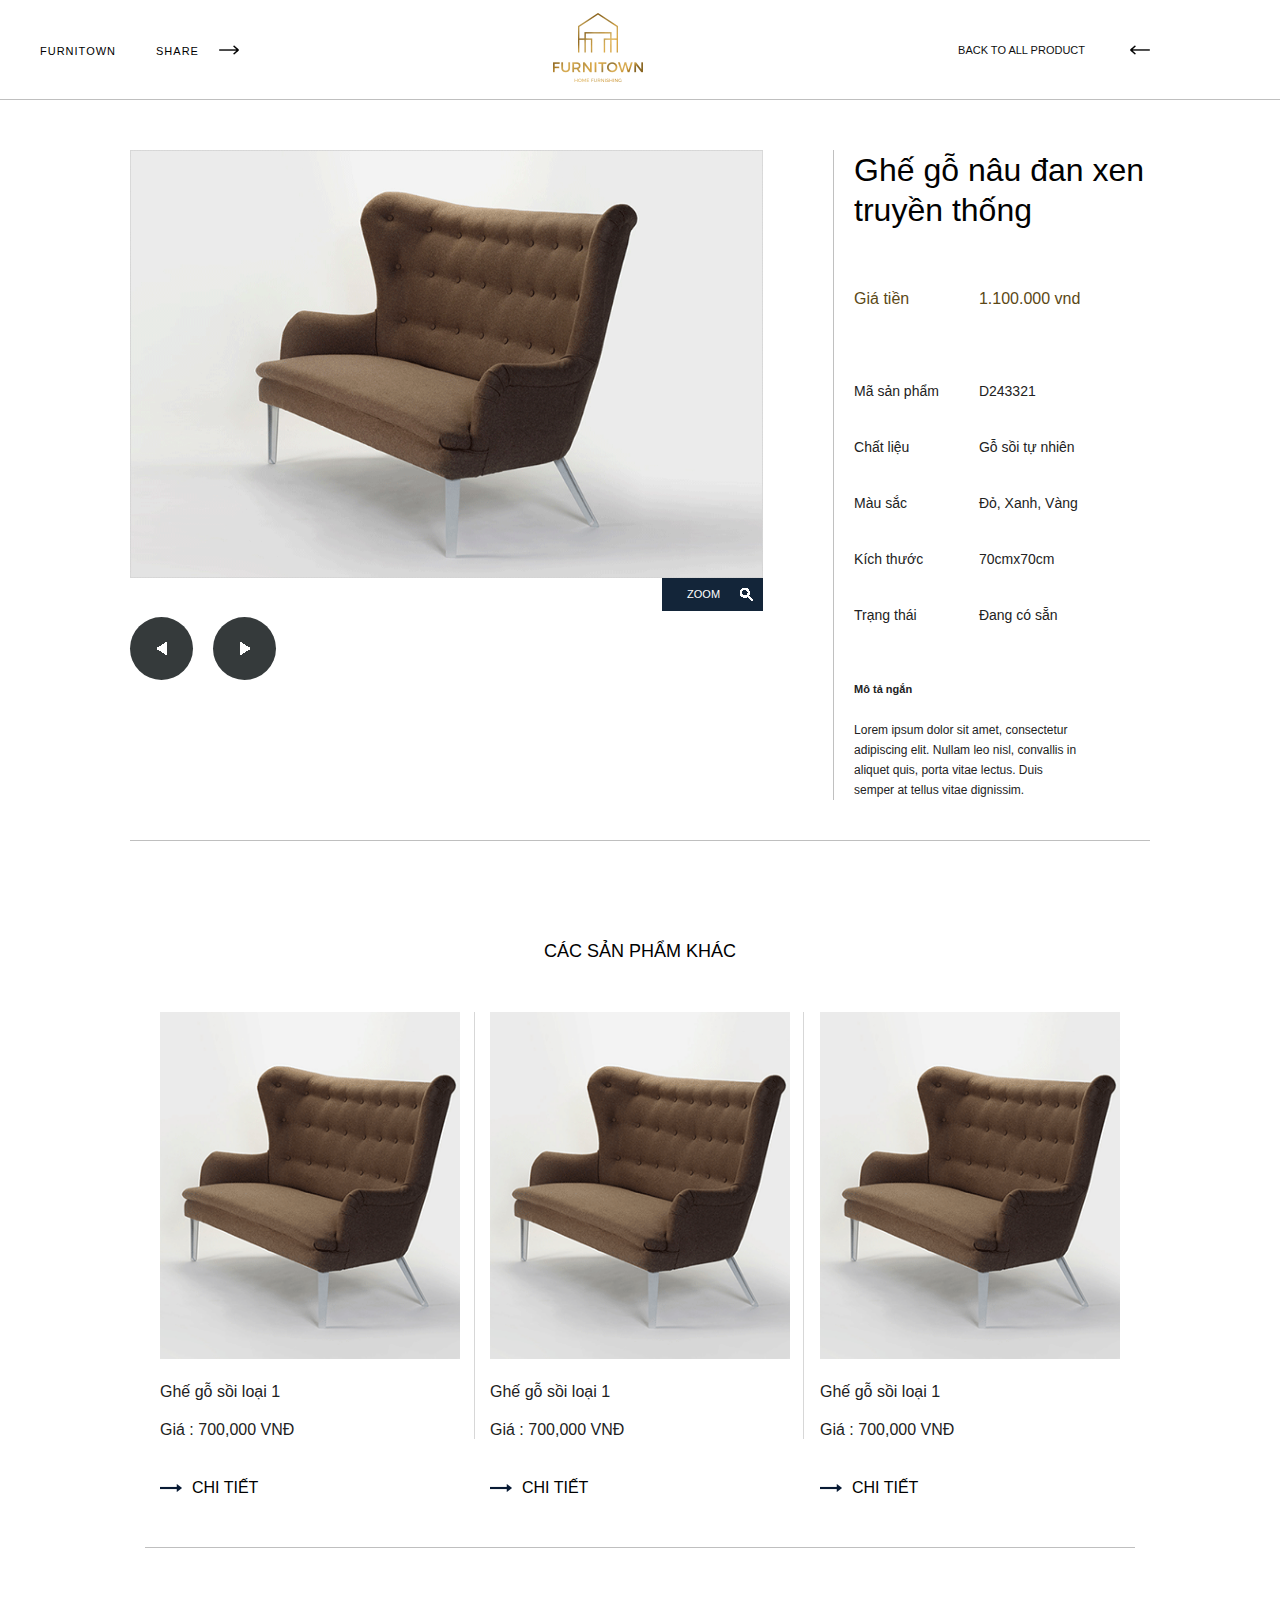
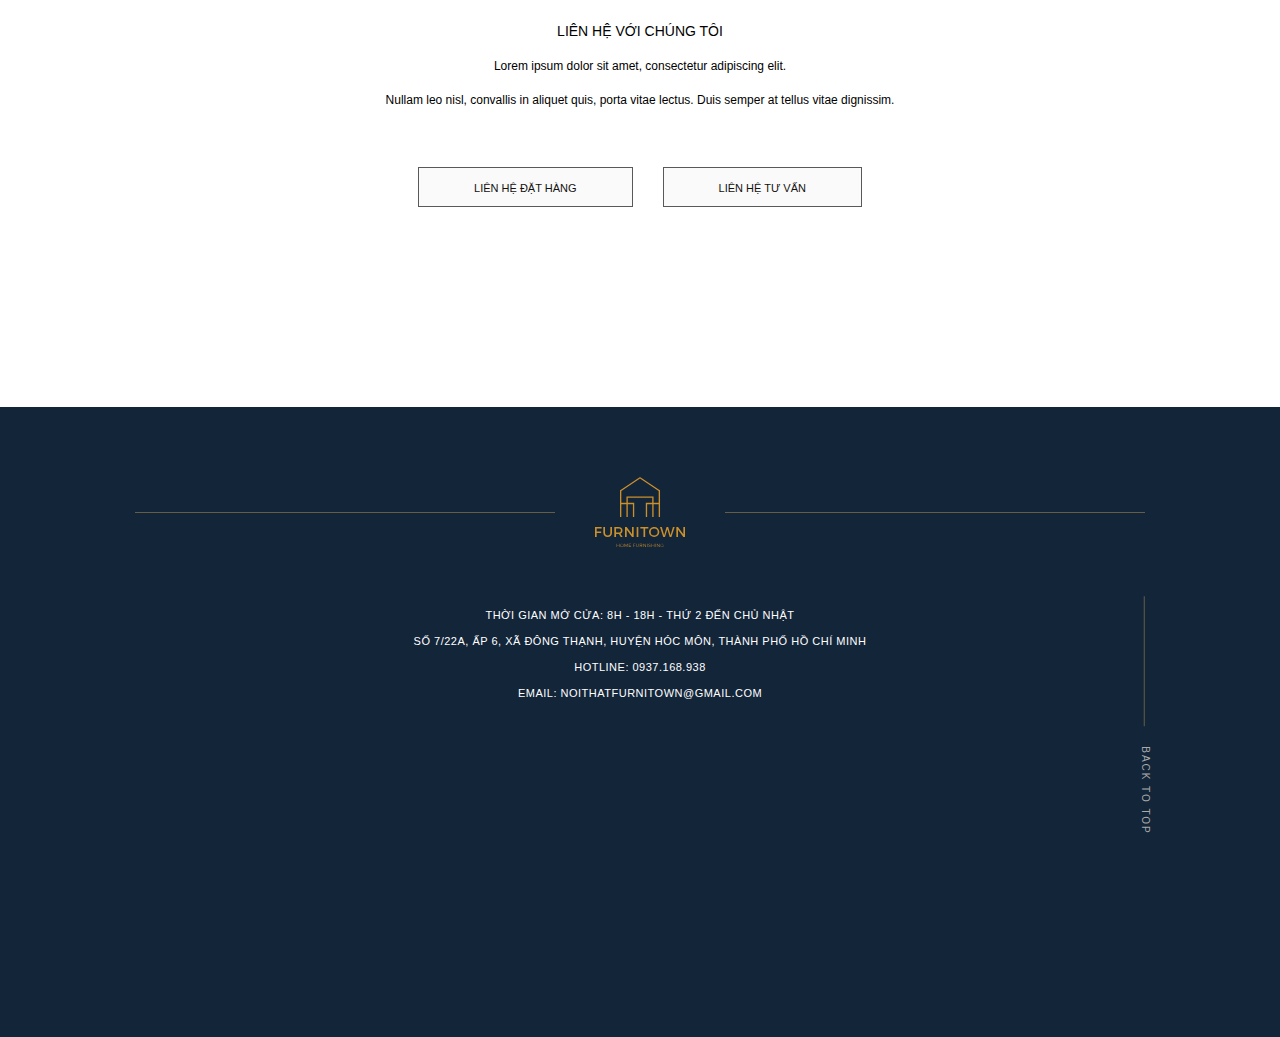
<file: detailproduct.html>
<!DOCTYPE html>
<html>

<head>
    <meta charset="UTF-8" />
    <meta name="viewport" content="width=device-width, initial-scale=1.0" />
    <meta http-equiv="X-UA-Compatible" content="IE=edge,chrome=1" />
    <title>Furnitown CFD4</title>
    <link rel="icon" href="favicon.ico">
    <meta name="title" content="" />
    <meta name="description" content="" />
    <!-- meta facebook -->
    <meta property="og:locale" content="vi" />
    <meta property="og:type" content="article" />
    <meta property="og:title" content=s"Trang chủ" />
    <meta property="og:description" content="" />
    <meta property="og:url" content="" />
    <meta property="og:site_name" content="" />
    <meta property="og:image" content="" />

    <link rel="stylesheet" href="dest/style.min.css">
    <link rel="stylesheet" href="dest/fonts.css">
</head>
<style>
    @font-face {
        font-family: 'mp';
        src: url('fonts/MyriadPro-BlackSemiCn.woff2') format('woff2'),
            url('fonts/MyriadPro-BlackSemiCn.woff') format('woff');
        font-weight: 900;
        font-style: normal;
        font-display: fall-back;
    }

    @font-face {
        font-family: 'mpb';
        src: url('fonts/MyriadPro-Bold.woff2') format('woff2'),
            url('fonts/MyriadPro-Bold.woff') format('woff');
        font-weight: bold;
        font-style: normal;
        font-display: fall-back;
    }
</style>

<body>
    <div class="header">
        <div class="left">
            <div class="furnitown">
                <a href="">furnitown</a>
            </div>
            <div class="share">
                <a href="">share</a>
            </div>
            <img src="img/right-arrow.png" width="20" height="18" alt="">
        </div>
        <div class="center"><a href="#"><img src="img/logo.png" alt=""></a></div>
        <div class="right">
            <a href="#">
                back to all product
                <img src="img/right-arrow.png" width="20" height="18" alt="">
            </a>
        </div>
    </div>
    <main class="detailproduct">
        <div class="content">
            <div class="product">
                <div class="img-product">
                    <img src="img/detailproduct.png" alt="">
                    <div class="zoom">
                        <a href="#">
                            zoom
                            <img src="img/search.png" alt="">
                        </a>
                    </div>

                </div>
                <div class="next-pre">
                    <div class="button pre">
                        <img src="img/nextpre.png" alt="">
                    </div>
                    <div class="button next">
                        <img src="img/nextpre.png" alt="">
                    </div>
                </div>
            </div>
            <div class="detail">
                <div class="title">
                    <h2>Ghế gỗ nâu đan xen truyền thống</h2>
                </div>
                <div class="infor-product">
                    <div class="left">
                        <p>Giá tiền</p>
                        <p>Mã sản phẩm </p>
                        <p>Chất liệu</p>
                        <p>Màu sắc</p>
                        <p>Kích thước</p>
                        <p>Trạng thái</p>
                    </div>
                    <div class="right">
                        <p>1.100.000 vnd</p>
                        <p>D243321</p>
                        <p>Gỗ sồi tự nhiên</p>
                        <p>Đỏ, Xanh, Vàng</p>
                        <p>70cmx70cm</p>
                        <p>Đang có sẵn</p>
                    </div>
                </div>
                <div class="descript">
                    <h4>Mô tả ngắn</h4>
                    <p>
                        Lorem ipsum dolor sit amet, consectetur adipiscing elit. Nullam leo nisl, convallis in aliquet
                        quis, porta vitae lectus. Duis semper at tellus vitae dignissim.</p>
                </div>
            </div>
        </div>
        <div class="other-product">
            <div class="container">
                <h3>Các sản phẩm khác</h3>
                <div class="row">
                    <div class="item col-lg-4 col-md-6">
                        <div class="infor-product">
                            <img src="img/product11.png" alt="">
                            <p class="name">Ghế gỗ sồi loại 1</p>
                            <p class="price">Giá : 700,000 VNĐ</p>
                        </div>
                        <a href="#"><img src="img/arrow-product.png" alt=""> Chi tiết</a>
                    </div>
                    <div class="item col-lg-4 col-md-6">
                        <div class="infor-product">
                            <img src="img/product11.png" alt="">
                            <p class="name">Ghế gỗ sồi loại 1</p>
                            <p class="price">Giá : 700,000 VNĐ</p>
                        </div>
                        <a href="#"><img src="img/arrow-product.png" alt=""> Chi tiết</a>
                    </div>
                    <div class="item col-lg-4 col-md-6">
                        <div class="infor-product">
                            <img src="img/product11.png" alt="">
                            <p class="name">Ghế gỗ sồi loại 1</p>
                            <p class="price">Giá : 700,000 VNĐ</p>
                        </div>
                        <a href="#"><img src="img/arrow-product.png" alt=""> Chi tiết</a>
                    </div>
                </div>
                <div class="contact-infor">
                    <h3>Liên hệ với chúng tôi</h3>
                    <p>Lorem ipsum dolor sit amet, consectetur adipiscing elit.</p>
                    <p>Nullam leo nisl, convallis in aliquet quis, porta vitae lectus. Duis semper at tellus vitae
                        dignissim.</p>
                    <div class="two-box">
                        <div class="box oder">
                            <a href="#">
                                Liên hệ đặt hàng
                            </a>
                        </div>
                        <div class="box advisory">
                            <a href="#">
                                Liên hệ tư vấn
                            </a>
                        </div>
                    </div>
                </div>
            </div>
        </div>
    </main>
    <footer>
        <div class="container">
            <div class="logo">
                <img src="img/logo.svg" alt="">
            </div>
            <div class="back-to-top">
                back to top
            </div>
            <p>thời gian mở cửa: 8h - 18h - thứ 2 đến chủ nhật</p>
            <p>số 7/22a, ấp 6, xã đông thạnh, huyện hóc môn, thành phố hồ chí minh</p>
            <p>hotline: 0937.168.938</p>
            <p>email: noithatfurnitown@gmail.com</p>
        </div>
    </footer>

    <script type="text/javascript" src="dest/jsmain.min.js"></script>
    <script type="text/javascript" src="dest/main.js"></script>
</body>

</html>
</file>
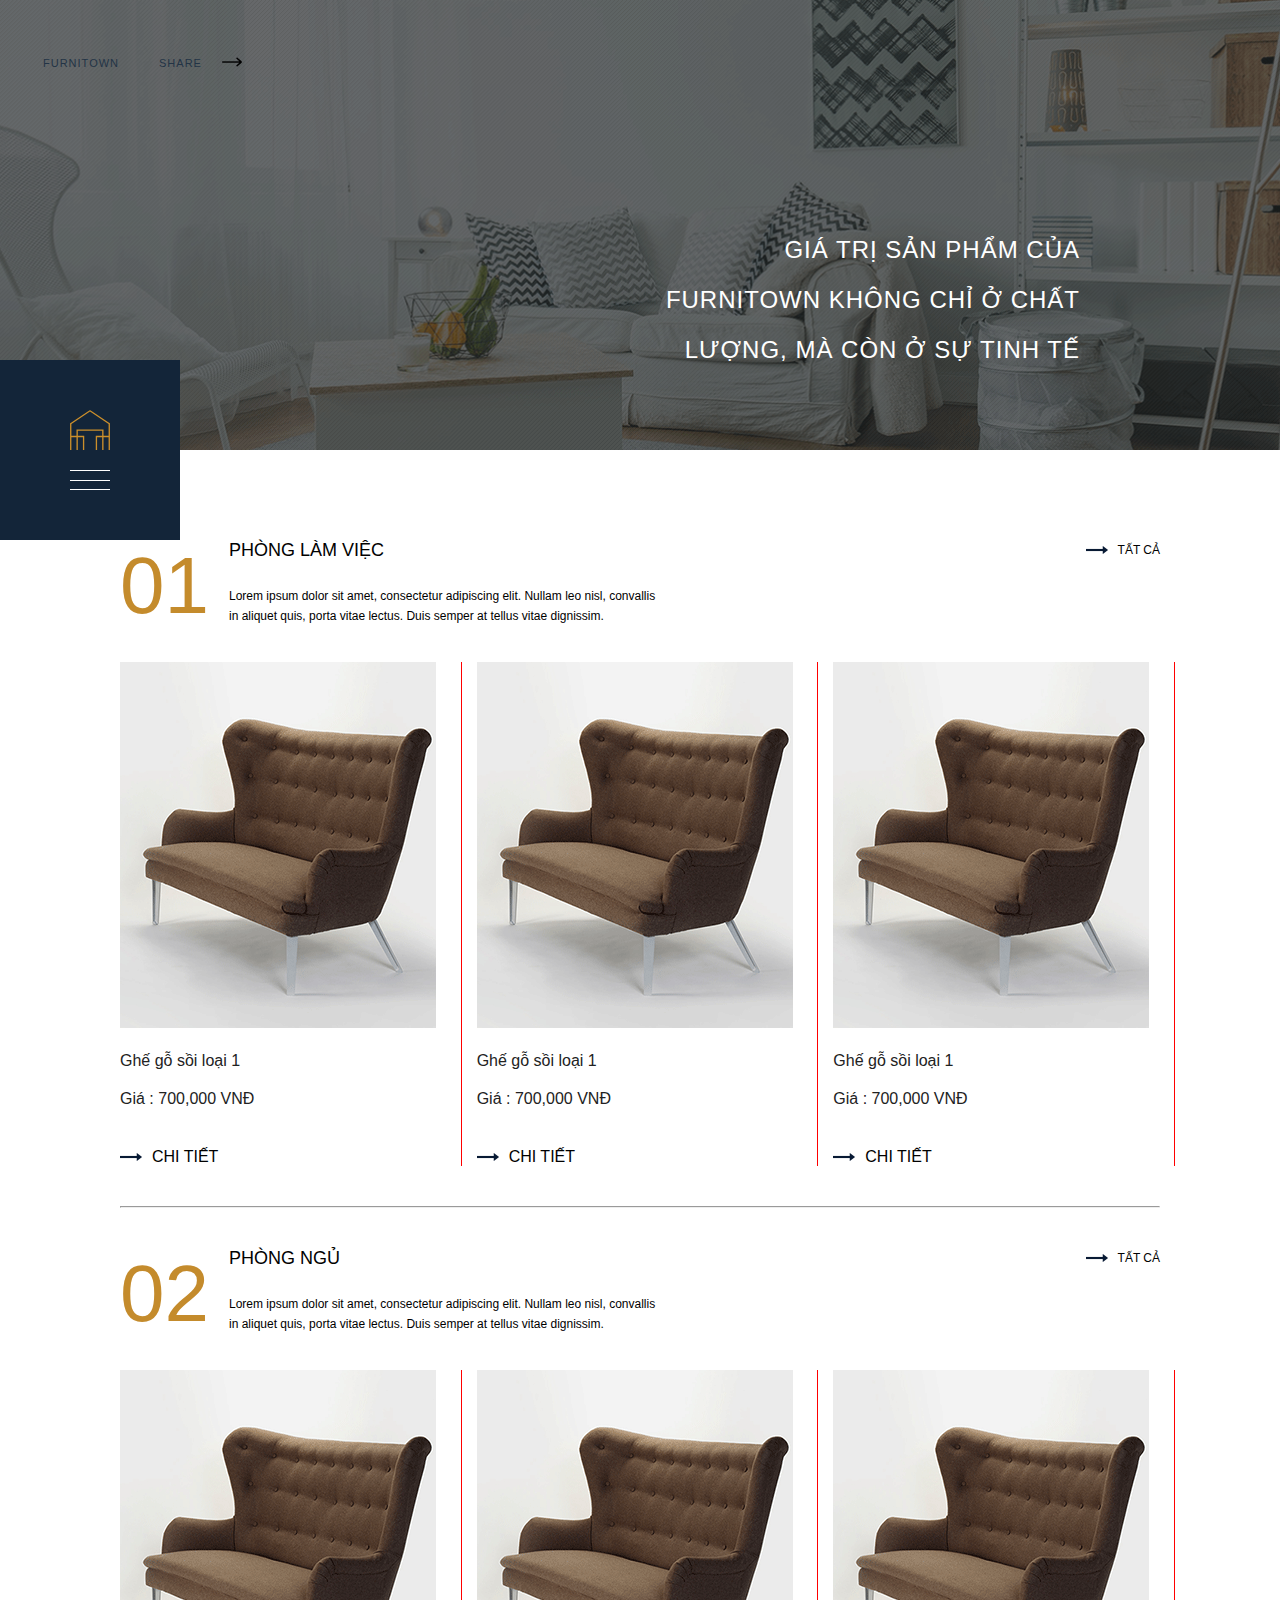
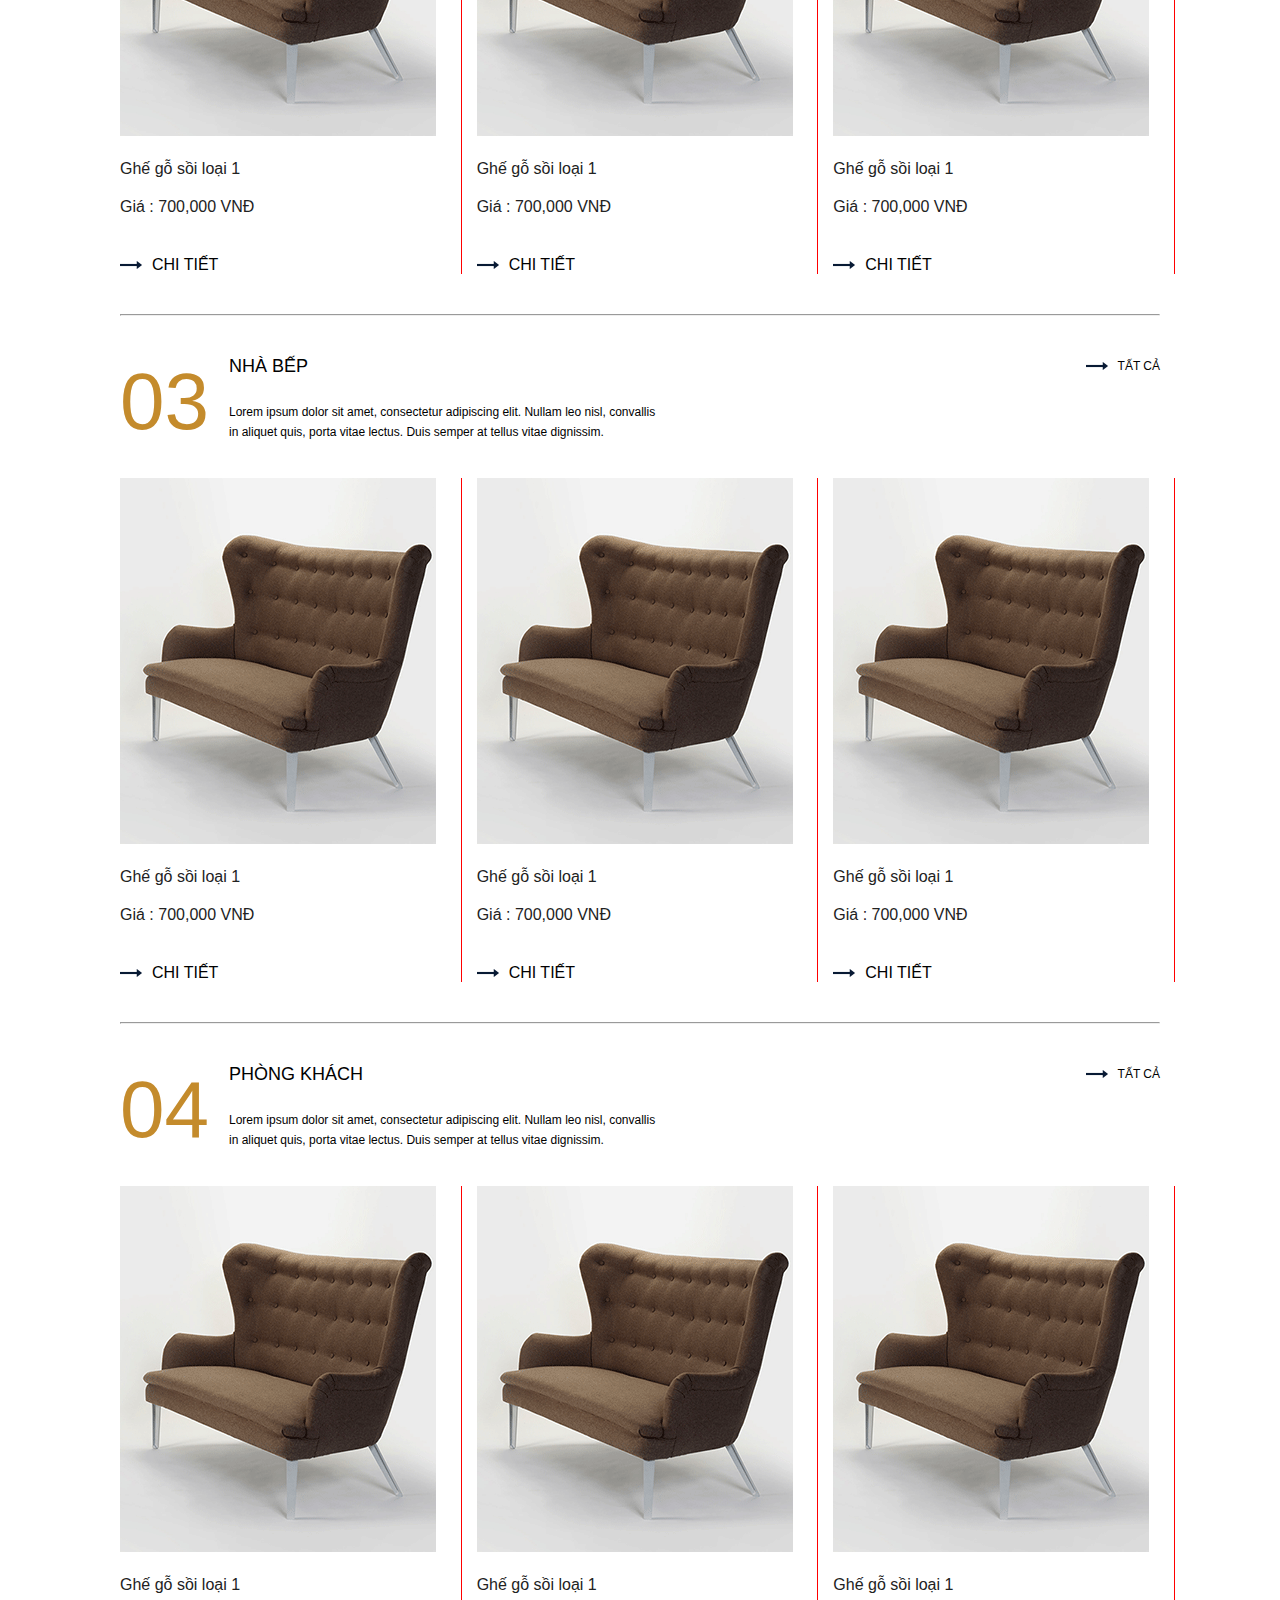
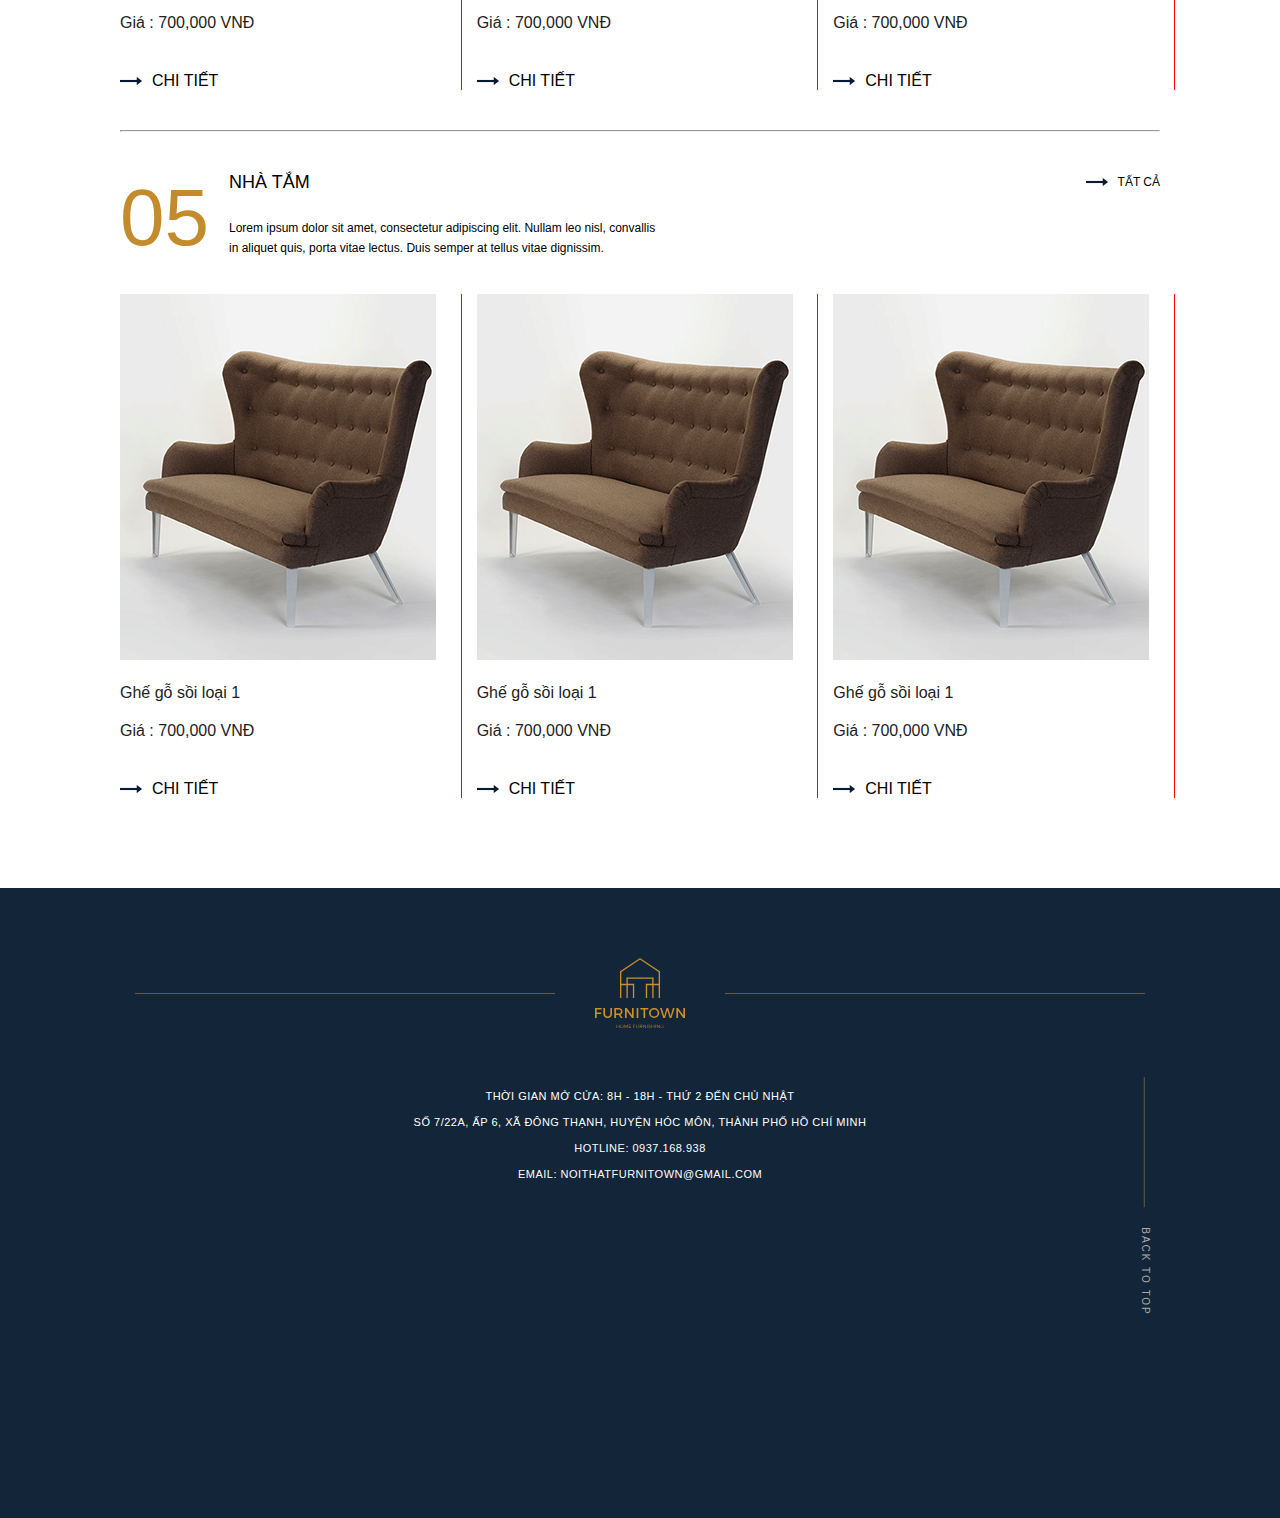
<file: product.html>
<!DOCTYPE html>
<html>

<head>
    <meta charset="UTF-8" />
    <meta name="viewport" content="width=device-width, initial-scale=1.0" />
    <meta http-equiv="X-UA-Compatible" content="IE=edge,chrome=1" />
    <title>Furnitown CFD4</title>
    <link rel="icon" href="favicon.ico">
    <meta name="title" content="" />
    <meta name="description" content="" />
    <!-- meta facebook -->
    <meta property="og:locale" content="vi" />
    <meta property="og:type" content="article" />
    <meta property="og:title" content=s"Trang chủ" />
    <meta property="og:description" content="" />
    <meta property="og:url" content="" />
    <meta property="og:site_name" content="" />
    <meta property="og:image" content="" />

    <link rel="stylesheet" href="dest/style.min.css">
    <link rel="stylesheet" href="dest/fonts.css">
</head>
<style>
    @font-face {
        font-family: 'mp';
        src: url('fonts/MyriadPro-BlackSemiCn.woff2') format('woff2'),
            url('fonts/MyriadPro-BlackSemiCn.woff') format('woff');
        font-weight: 900;
        font-style: normal;
        font-display: fall-back;
    }

    @font-face {
        font-family: 'mpb';
        src: url('fonts/MyriadPro-Bold.woff2') format('woff2'),
            url('fonts/MyriadPro-Bold.woff') format('woff');
        font-weight: bold;
        font-style: normal;
        font-display: fall-back;
    }
</style>

<body>
    <header>
        <div class="furnitown">
            <a href="">furnitown</a>
        </div>
        <div class="share">
            <a href="">share</a>
        </div>
        <img src="img/right-arrow.png" width="20" height="18" alt="">
    </header>
    <div class="nav">
        <div class="nav_head">
            <div class="left">
                <a href="#">furnitown</a>
            </div>
            <div class="right">
                <a href="#">follow us</a>
                <a href="#"><img src="img/email.png" alt=""></a>
                <a href="#"><img src="img/facebook.png" alt=""></a>
            </div>
        </div>
        <div class="nav_bottom">
            <div class="left">
                <img src="img/home.svg" class="home" alt="">
                <hr>
                <img src="img/cancel.svg" class="close" alt="">
            </div>
            <div class="right">
                <a href="#">furnitown</a>
                <a href="product.html">sản phẩm</a>
                <a href="#">dịch vụ</a>
                <a href="#">dự án</a>
                <a href="#">tin tức</a>
                <a href="contact.html">liên hệ</a>
            </div>
        </div>
    </div>
    <div class="menu">
        <img src="img/home.svg" class="imghome" alt="">
        <img src="img/logo.png" class="imglogo" alt="">
        <div class="hamburger">
            <span></span>
            <span></span>
            <span></span>
        </div>
        <a href="#">menu</a>
    </div>
    <main class="product">
        <section class="background">
            <img src="img/slideproduct.png" alt="">
            <p>Giá trị sản phẩm của furnitown không chỉ ở chất lượng, mà còn ở sự tinh tế</p>
        </section>
        <div class="container">
            <section class="workroom">
                <div class="workroom__introduce">
                    <div class="left">
                        <div class="paging">01</div>
                        <div class="content">
                            <h3>phòng làm việc</h3>
                            <p>Lorem ipsum dolor sit amet, consectetur adipiscing elit. Nullam leo nisl, convallis in
                                aliquet quis, porta vitae lectus. Duis semper at tellus vitae dignissim. </p>
                        </div>
                    </div>
                    <div class="right">
                        <a href="#"><img src="img/arrow-product.png" alt="">tất cả</a>
                    </div>
                </div>
                <div class="workroom__products">
                    <div class="row">
                        <div class="item col-lg-4 col-md-6 col-xs-12">
                            <div class="infor-product">
                                <img src="img/product11.png" alt="">
                                <p class="name">Ghế gỗ sồi loại 1</p>
                                <p class="price">Giá : 700,000 VNĐ</p>
                            </div>
                            <a href="#"><img src="img/arrow-product.png" alt=""> Chi tiết</a>
                        </div>
                        <div class="item col-lg-4 col-md-6 col-xs-12">
                            <div class="infor-product">
                                <img src="img/product11.png" alt="">
                                <p class="name">Ghế gỗ sồi loại 1</p>
                                <p class="price">Giá : 700,000 VNĐ</p>
                            </div>
                            <a href="#"><img src="img/arrow-product.png" alt=""> Chi tiết</a>
                        </div>
                        <div class="item col-lg-4 col-md-6 col-xs-12">
                            <div class="infor-product">
                                <img src="img/product11.png" alt="">
                                <p class="name">Ghế gỗ sồi loại 1</p>
                                <p class="price">Giá : 700,000 VNĐ</p>
                            </div>
                            <a href="#"><img src="img/arrow-product.png" alt=""> Chi tiết</a>
                        </div>
                    </div>
                </div>
            </section>
            <hr>
            <section class="bedroom">
                <div class="workroom__introduce">
                    <div class="left">
                        <div class="paging">02</div>
                        <div class="content">
                            <h3>phòng ngủ</h3>
                            <p>Lorem ipsum dolor sit amet, consectetur adipiscing elit. Nullam leo nisl, convallis in
                                aliquet quis, porta vitae lectus. Duis semper at tellus vitae dignissim. </p>
                        </div>
                    </div>
                    <div class="right">
                        <a href="#"><img src="img/arrow-product.png" alt="">tất cả</a>
                    </div>
                </div>
                <div class="workroom__products">
                    <div class="row">
                        <div class="item col-lg-4 col-md-6">
                            <div class="infor-product">
                                <img src="img/product11.png" alt="">
                                <p class="name">Ghế gỗ sồi loại 1</p>
                                <p class="price">Giá : 700,000 VNĐ</p>
                            </div>
                            <a href="#"><img src="img/arrow-product.png" alt=""> Chi tiết</a>
                        </div>
                        <div class="item col-lg-4 col-md-6">
                            <div class="infor-product">
                                <img src="img/product11.png" alt="">
                                <p class="name">Ghế gỗ sồi loại 1</p>
                                <p class="price">Giá : 700,000 VNĐ</p>
                            </div>
                            <a href="#"><img src="img/arrow-product.png" alt=""> Chi tiết</a>
                        </div>
                        <div class="item col-lg-4 col-md-6">
                            <div class="infor-product">
                                <img src="img/product11.png" alt="">
                                <p class="name">Ghế gỗ sồi loại 1</p>
                                <p class="price">Giá : 700,000 VNĐ</p>
                            </div>
                            <a href="#"><img src="img/arrow-product.png" alt=""> Chi tiết</a>
                        </div>
                    </div>
                </div>
            </section>
            <hr>
            <section class="kitchen">
                <div class="workroom__introduce">
                    <div class="left">
                        <div class="paging">03</div>
                        <div class="content">
                            <h3>nhà bếp</h3>
                            <p>Lorem ipsum dolor sit amet, consectetur adipiscing elit. Nullam leo nisl, convallis in
                                aliquet quis, porta vitae lectus. Duis semper at tellus vitae dignissim. </p>
                        </div>
                    </div>
                    <div class="right">
                        <a href="#"><img src="img/arrow-product.png" alt="">tất cả</a>
                    </div>
                </div>
                <div class="workroom__products">
                    <div class="row">
                        <div class="item col-lg-4 col-md-6">
                            <div class="infor-product">
                                <img src="img/product11.png" alt="">
                                <p class="name">Ghế gỗ sồi loại 1</p>
                                <p class="price">Giá : 700,000 VNĐ</p>
                            </div>
                            <a href="#"><img src="img/arrow-product.png" alt=""> Chi tiết</a>
                        </div>
                        <div class="item col-lg-4 col-md-6">
                            <div class="infor-product">
                                <img src="img/product11.png" alt="">
                                <p class="name">Ghế gỗ sồi loại 1</p>
                                <p class="price">Giá : 700,000 VNĐ</p>
                            </div>
                            <a href="#"><img src="img/arrow-product.png" alt=""> Chi tiết</a>
                        </div>
                        <div class="item col-lg-4 col-md-6">
                            <div class="infor-product">
                                <img src="img/product11.png" alt="">
                                <p class="name">Ghế gỗ sồi loại 1</p>
                                <p class="price">Giá : 700,000 VNĐ</p>
                            </div>
                            <a href="#"><img src="img/arrow-product.png" alt=""> Chi tiết</a>
                        </div>
                    </div>
                </div>
            </section>
            <hr>
            <section class="livingroom">
                <div class="workroom__introduce">
                    <div class="left">
                        <div class="paging">04</div>
                        <div class="content">
                            <h3>phòng khách</h3>
                            <p>Lorem ipsum dolor sit amet, consectetur adipiscing elit. Nullam leo nisl, convallis in
                                aliquet quis, porta vitae lectus. Duis semper at tellus vitae dignissim. </p>
                        </div>
                    </div>
                    <div class="right">
                        <a href="#"><img src="img/arrow-product.png" alt="">tất cả</a>
                    </div>
                </div>
                <div class="workroom__products">
                    <div class="row">
                        <div class="item col-lg-4 col-md-6">
                            <div class="infor-product">
                                <img src="img/product11.png" alt="">
                                <p class="name">Ghế gỗ sồi loại 1</p>
                                <p class="price">Giá : 700,000 VNĐ</p>
                            </div>
                            <a href="#"><img src="img/arrow-product.png" alt=""> Chi tiết</a>
                        </div>
                        <div class="item col-lg-4 col-md-6">
                            <div class="infor-product">
                                <img src="img/product11.png" alt="">
                                <p class="name">Ghế gỗ sồi loại 1</p>
                                <p class="price">Giá : 700,000 VNĐ</p>
                            </div>
                            <a href="#"><img src="img/arrow-product.png" alt=""> Chi tiết</a>
                        </div>
                        <div class="item col-lg-4 col-md-6">
                            <div class="infor-product">
                                <img src="img/product11.png" alt="">
                                <p class="name">Ghế gỗ sồi loại 1</p>
                                <p class="price">Giá : 700,000 VNĐ</p>
                            </div>
                            <a href="#"><img src="img/arrow-product.png" alt=""> Chi tiết</a>
                        </div>
                    </div>
                </div>
            </section>
            <hr>
            <section class="bathroom">
                <div class="workroom__introduce">
                    <div class="left">
                        <div class="paging">05</div>
                        <div class="content">
                            <h3>nhà tắm</h3>
                            <p>Lorem ipsum dolor sit amet, consectetur adipiscing elit. Nullam leo nisl, convallis in
                                aliquet quis, porta vitae lectus. Duis semper at tellus vitae dignissim. </p>
                        </div>
                    </div>
                    <div class="right">
                        <a href="#"><img src="img/arrow-product.png" alt="">tất cả</a>
                    </div>
                </div>
                <div class="workroom__products">
                    <div class="row">
                        <div class="item col-lg-4 col-md-6">
                            <div class="infor-product">
                                <img src="img/product11.png" alt="">
                                <p class="name">Ghế gỗ sồi loại 1</p>
                                <p class="price">Giá : 700,000 VNĐ</p>
                            </div>
                            <a href="#"><img src="img/arrow-product.png" alt=""> Chi tiết</a>
                        </div>
                        <div class="item col-lg-4 col-md-6">
                            <div class="infor-product">
                                <img src="img/product11.png" alt="">
                                <p class="name">Ghế gỗ sồi loại 1</p>
                                <p class="price">Giá : 700,000 VNĐ</p>
                            </div>
                            <a href="#"><img src="img/arrow-product.png" alt=""> Chi tiết</a>
                        </div>
                        <div class="item col-lg-4 col-md-6">
                            <div class="infor-product">
                                <img src="img/product11.png" alt="">
                                <p class="name">Ghế gỗ sồi loại 1</p>
                                <p class="price">Giá : 700,000 VNĐ</p>
                            </div>
                            <a href="#"><img src="img/arrow-product.png" alt=""> Chi tiết</a>
                        </div>
                    </div>
                </div>
            </section>
        </div>
    </main>
    <footer>
        <div class="container">
            <div class="logo">
                <img src="img/logo.svg" alt="">
            </div>
            <div class="back-to-top">
                back to top
            </div>
            <p>thời gian mở cửa: 8h - 18h - thứ 2 đến chủ nhật</p>
            <p>số 7/22a, ấp 6, xã đông thạnh, huyện hóc môn, thành phố hồ chí minh</p>
            <p>hotline: 0937.168.938</p>
            <p>email: noithatfurnitown@gmail.com</p>
        </div>

    </footer>
    <script type="text/javascript" src="dest/jsmain.min.js"></script>
    <script type="text/javascript" src="dest/main.js"></script>
</body>

</html>
</file>
<file: dest/fonts.css>
/* FONT FACE - font-display: fallback; */
</file>
<file: dest/style.min.css>
html,body,div,span,applet,object,iframe,h1,h2,h3,h4,h5,h6,p,blockquote,pre,a,abbr,acronym,address,big,cite,code,del,dfn,em,img,ins,kbd,q,s,samp,small,strike,strong,sub,sup,tt,var,b,u,i,center,dl,dt,dd,ol,ul,li,fieldset,form,label,legend,table,caption,tbody,tfoot,thead,tr,th,td,article,aside,canvas,details,embed,figure,figcaption,footer,header,hgroup,menu,nav,output,ruby,section,summary,time,mark,audio,video{margin:0;padding:0;border:0;font-size:100%;font:inherit;vertical-align:baseline}article,aside,details,figcaption,figure,footer,header,hgroup,menu,nav,section{display:block}body{line-height:1}ol,ul{list-style:none}blockquote,q{quotes:none}blockquote:before,blockquote:after,q:before,q:after{content:"";content:none}table{border-collapse:collapse;border-spacing:0}*::before,*::after{box-sizing:inherit}@-ms-viewport{width:device-width}*{-webkit-font-smoothing:antialiased;-moz-osx-font-smoothing:grayscale;font-smoothing:antialiased;text-rendering:optimizeLegibility;box-sizing:border-box;appearance:none;-moz-appearance:none;-webkit-appearance:none}html,body{width:100%;max-width:1920px;margin:auto;font-size:16px;font-family:arial;line-height:normal;color:#222;text-transform:none;background:#fff;behavior:smooth;position:relative}html::-webkit-scrollbar,body::-webkit-scrollbar{width:5px}html::-webkit-scrollbar-track,body::-webkit-scrollbar-track{background:#000}html::-webkit-scrollbar-thumb,body::-webkit-scrollbar-thumb{background:#ddd}html .container,body .container{width:100%;padding-right:15px;padding-left:15px;margin-right:auto;margin-left:auto}html .container-fluid,body .container-fluid{width:100%;padding-right:15px;padding-left:15px;margin-right:auto;margin-left:auto}html .row,body .row{display:-webkit-box;display:-ms-flexbox;display:flex;-ms-flex-wrap:wrap;flex-wrap:wrap;margin-right:-15px;margin-left:-15px}html .no-gutters,body .no-gutters{margin-right:0;margin-left:0}html .no-gap>.col,html .no-gap>[class*="col-"],body .no-gap>.col,body .no-gap>[class*="col-"]{padding-right:0;padding-left:0}@media (min-width: 576px){html .container,body .container{max-width:540px}}@media (min-width: 768px){html .container,body .container{max-width:720px}}@media (min-width: 992px){html .container,body .container{max-width:960px}}@media (min-width: 1200px){html .container,body .container{max-width:1040px}}html .mainwrapper,body .mainwrapper{width:100%;margin:auto}img{max-width:100%}.menu{position:absolute;top:50vh;left:0;transform:translateY(-50%);width:180px;height:180px;background-color:#132539;display:flex;align-items:center;flex-direction:column;justify-content:center;z-index:10;transition:0.7s}.menu .imghome{width:40px;height:40px;margin-bottom:20px;transition:0.7s}.menu .imglogo{display:none;width:90px;height:70px;transition:0.7s}.menu a{text-transform:uppercase;font-size:12px;color:#1c1c1c;font-family:"mp";display:none;text-decoration:none}.menu .hamburger{width:40px;height:20px;display:flex;align-items:center;justify-content:space-between;flex-direction:column}.menu .hamburger span{width:100%;height:1px;background-color:#fff}.menu:hover{width:205px;height:180px;background-color:#fff;transition:0.7s}.menu:hover .imghome{display:none}.menu:hover .imglogo{display:block;transition:0.7s}.menu:hover a{display:block}.act_menu{width:350px;height:100vh;background-color:green;display:flex;align-items:center;justify-content:center;flex-direction:column;display:none}.afterhover{position:absolute;top:0;left:0;bottom:0;right:0;display:flex;align-items:center;justify-content:center;flex-direction:column;background-color:#795f26bd;opacity:0;transform:scale(0.5);transition:0.5s}.afterhover a img{width:22px !important;height:22px !important}.afterhover p{font-size:12px;color:#dcdcdc;text-align:center;padding-top:10px}.afterhover .learmore{padding-top:10px}.afterhover .learmore a{text-decoration:none;text-transform:uppercase;font-size:11px;color:#dcdcdc}.two-box{display:flex;padding-top:60px}.two-box .box{background-color:#fafafa;transition:0.7s;padding:10px 55px;border:1px solid #585958;cursor:pointer}.two-box .box a{text-decoration:none;text-transform:uppercase;color:#12110f;font-size:11px}.two-box .box:first-child{margin-right:30px}.two-box .box:hover{background-color:#12110f;transition:0.7s}.two-box .box:hover a{color:#fff}/*! Flickity v2.2.2
https://flickity.metafizzy.co
---------------------------------------------- */.flickity-enabled{position:relative}.flickity-enabled:focus{outline:none}.flickity-viewport{overflow:hidden;position:relative;height:100%}.flickity-slider{position:absolute;width:100%;height:100%}.flickity-enabled.is-draggable{-webkit-tap-highlight-color:transparent;-webkit-user-select:none;-moz-user-select:none;-ms-user-select:none;user-select:none}.flickity-enabled.is-draggable .flickity-viewport{cursor:move;cursor:-webkit-grab;cursor:grab}.flickity-enabled.is-draggable .flickity-viewport.is-pointer-down{cursor:-webkit-grabbing;cursor:grabbing}.flickity-button{position:absolute;background:rgba(255,255,255,0.75);border:none;color:#333}.flickity-button:hover{background:white;cursor:pointer}.flickity-button:focus{outline:none;box-shadow:0 0 0 5px #19F}.flickity-button:active{opacity:0.6}.flickity-button:disabled{opacity:0.3;cursor:auto;pointer-events:none}.flickity-button-icon{fill:currentColor}.flickity-prev-next-button{top:50%;width:44px;height:44px;border-radius:50%;transform:translateY(-50%)}.flickity-prev-next-button.previous{left:10px}.flickity-prev-next-button.next{right:10px}.flickity-rtl .flickity-prev-next-button.previous{left:auto;right:10px}.flickity-rtl .flickity-prev-next-button.next{right:auto;left:10px}.flickity-prev-next-button .flickity-button-icon{position:absolute;left:20%;top:20%;width:60%;height:60%}.flickity-page-dots{position:absolute;width:100%;bottom:-25px;padding:0;margin:0;list-style:none;text-align:center;line-height:1}.flickity-rtl .flickity-page-dots{direction:rtl}.flickity-page-dots .dot{display:inline-block;width:10px;height:10px;margin:0 8px;background:#333;border-radius:50%;opacity:0.25;cursor:pointer}.flickity-page-dots .dot.is-selected{opacity:1}.col-1,.col-2,.col-3,.col-4,.col-5,.col-6,.col-7,.col-8,.col-9,.col-10,.col-11,.col-12,.col,.col-auto,.col-sm-1,.col-sm-2,.col-sm-3,.col-sm-4,.col-sm-5,.col-sm-6,.col-sm-7,.col-sm-8,.col-sm-9,.col-sm-10,.col-sm-11,.col-sm-12,.col-sm,.col-sm-auto,.col-md-1,.col-md-2,.col-md-3,.col-md-4,.col-md-5,.col-md-6,.col-md-7,.col-md-8,.col-md-9,.col-md-10,.col-md-11,.col-md-12,.col-md,.col-md-auto,.col-lg-1,.col-lg-2,.col-lg-3,.col-lg-4,.col-lg-5,.col-lg-6,.col-lg-7,.col-lg-8,.col-lg-9,.col-lg-10,.col-lg-11,.col-lg-12,.col-lg,.col-lg-auto,.col-xl-1,.col-xl-2,.col-xl-3,.col-xl-4,.col-xl-5,.col-xl-6,.col-xl-7,.col-xl-8,.col-xl-9,.col-xl-10,.col-xl-11,.col-xl-12,.col-xl,.col-xl-auto{position:relative;width:100%;min-height:1px;padding-right:15px;padding-left:15px}.col{-ms-flex-preferred-size:0;flex-basis:0;-webkit-box-flex:1;-ms-flex-positive:1;flex-grow:1;max-width:100%}.col-auto{-webkit-box-flex:0;-ms-flex:0 0 auto;flex:0 0 auto;width:auto;max-width:none}.col-1{-webkit-box-flex:0;-ms-flex:0 0 8.333333%;flex:0 0 8.333333%;max-width:8.333333%}.col-2{-webkit-box-flex:0;-ms-flex:0 0 16.666667%;flex:0 0 16.666667%;max-width:16.666667%}.col-3{-webkit-box-flex:0;-ms-flex:0 0 25%;flex:0 0 25%;max-width:25%}.col-4{-webkit-box-flex:0;-ms-flex:0 0 33.333333%;flex:0 0 33.333333%;max-width:33.333333%}.col-5{-webkit-box-flex:0;-ms-flex:0 0 41.666667%;flex:0 0 41.666667%;max-width:41.666667%}.col-6{-webkit-box-flex:0;-ms-flex:0 0 50%;flex:0 0 50%;max-width:50%}.col-7{-webkit-box-flex:0;-ms-flex:0 0 58.333333%;flex:0 0 58.333333%;max-width:58.333333%}.col-8{-webkit-box-flex:0;-ms-flex:0 0 66.666667%;flex:0 0 66.666667%;max-width:66.666667%}.col-9{-webkit-box-flex:0;-ms-flex:0 0 75%;flex:0 0 75%;max-width:75%}.col-10{-webkit-box-flex:0;-ms-flex:0 0 83.333333%;flex:0 0 83.333333%;max-width:83.333333%}.col-11{-webkit-box-flex:0;-ms-flex:0 0 91.666667%;flex:0 0 91.666667%;max-width:91.666667%}.col-12{-webkit-box-flex:0;-ms-flex:0 0 100%;flex:0 0 100%;max-width:100%}.order-first{-webkit-box-ordinal-group:0;-ms-flex-order:-1;order:-1}.order-last{-webkit-box-ordinal-group:14;-ms-flex-order:13;order:13}.order-0{-webkit-box-ordinal-group:1;-ms-flex-order:0;order:0}.order-1{-webkit-box-ordinal-group:2;-ms-flex-order:1;order:1}.order-2{-webkit-box-ordinal-group:3;-ms-flex-order:2;order:2}.order-3{-webkit-box-ordinal-group:4;-ms-flex-order:3;order:3}.order-4{-webkit-box-ordinal-group:5;-ms-flex-order:4;order:4}.order-5{-webkit-box-ordinal-group:6;-ms-flex-order:5;order:5}.order-6{-webkit-box-ordinal-group:7;-ms-flex-order:6;order:6}.order-7{-webkit-box-ordinal-group:8;-ms-flex-order:7;order:7}.order-8{-webkit-box-ordinal-group:9;-ms-flex-order:8;order:8}.order-9{-webkit-box-ordinal-group:10;-ms-flex-order:9;order:9}.order-10{-webkit-box-ordinal-group:11;-ms-flex-order:10;order:10}.order-11{-webkit-box-ordinal-group:12;-ms-flex-order:11;order:11}.order-12{-webkit-box-ordinal-group:13;-ms-flex-order:12;order:12}.offset-1{margin-left:8.333333%}.offset-2{margin-left:16.666667%}.offset-3{margin-left:25%}.offset-4{margin-left:33.333333%}.offset-5{margin-left:41.666667%}.offset-6{margin-left:50%}.offset-7{margin-left:58.333333%}.offset-8{margin-left:66.666667%}.offset-9{margin-left:75%}.offset-10{margin-left:83.333333%}.offset-11{margin-left:91.666667%}@media (min-width: 576px){.col-sm{-ms-flex-preferred-size:0;flex-basis:0;-webkit-box-flex:1;-ms-flex-positive:1;flex-grow:1;max-width:100%}.col-sm-auto{-webkit-box-flex:0;-ms-flex:0 0 auto;flex:0 0 auto;width:auto;max-width:none}.col-sm-1{-webkit-box-flex:0;-ms-flex:0 0 8.333333%;flex:0 0 8.333333%;max-width:8.333333%}.col-sm-2{-webkit-box-flex:0;-ms-flex:0 0 16.666667%;flex:0 0 16.666667%;max-width:16.666667%}.col-sm-3{-webkit-box-flex:0;-ms-flex:0 0 25%;flex:0 0 25%;max-width:25%}.col-sm-4{-webkit-box-flex:0;-ms-flex:0 0 33.333333%;flex:0 0 33.333333%;max-width:33.333333%}.col-sm-5{-webkit-box-flex:0;-ms-flex:0 0 41.666667%;flex:0 0 41.666667%;max-width:41.666667%}.col-sm-6{-webkit-box-flex:0;-ms-flex:0 0 50%;flex:0 0 50%;max-width:50%}.col-sm-7{-webkit-box-flex:0;-ms-flex:0 0 58.333333%;flex:0 0 58.333333%;max-width:58.333333%}.col-sm-8{-webkit-box-flex:0;-ms-flex:0 0 66.666667%;flex:0 0 66.666667%;max-width:66.666667%}.col-sm-9{-webkit-box-flex:0;-ms-flex:0 0 75%;flex:0 0 75%;max-width:75%}.col-sm-10{-webkit-box-flex:0;-ms-flex:0 0 83.333333%;flex:0 0 83.333333%;max-width:83.333333%}.col-sm-11{-webkit-box-flex:0;-ms-flex:0 0 91.666667%;flex:0 0 91.666667%;max-width:91.666667%}.col-sm-12{-webkit-box-flex:0;-ms-flex:0 0 100%;flex:0 0 100%;max-width:100%}.order-sm-first{-webkit-box-ordinal-group:0;-ms-flex-order:-1;order:-1}.order-sm-last{-webkit-box-ordinal-group:14;-ms-flex-order:13;order:13}.order-sm-0{-webkit-box-ordinal-group:1;-ms-flex-order:0;order:0}.order-sm-1{-webkit-box-ordinal-group:2;-ms-flex-order:1;order:1}.order-sm-2{-webkit-box-ordinal-group:3;-ms-flex-order:2;order:2}.order-sm-3{-webkit-box-ordinal-group:4;-ms-flex-order:3;order:3}.order-sm-4{-webkit-box-ordinal-group:5;-ms-flex-order:4;order:4}.order-sm-5{-webkit-box-ordinal-group:6;-ms-flex-order:5;order:5}.order-sm-6{-webkit-box-ordinal-group:7;-ms-flex-order:6;order:6}.order-sm-7{-webkit-box-ordinal-group:8;-ms-flex-order:7;order:7}.order-sm-8{-webkit-box-ordinal-group:9;-ms-flex-order:8;order:8}.order-sm-9{-webkit-box-ordinal-group:10;-ms-flex-order:9;order:9}.order-sm-10{-webkit-box-ordinal-group:11;-ms-flex-order:10;order:10}.order-sm-11{-webkit-box-ordinal-group:12;-ms-flex-order:11;order:11}.order-sm-12{-webkit-box-ordinal-group:13;-ms-flex-order:12;order:12}.offset-sm-0{margin-left:0}.offset-sm-1{margin-left:8.333333%}.offset-sm-2{margin-left:16.666667%}.offset-sm-3{margin-left:25%}.offset-sm-4{margin-left:33.333333%}.offset-sm-5{margin-left:41.666667%}.offset-sm-6{margin-left:50%}.offset-sm-7{margin-left:58.333333%}.offset-sm-8{margin-left:66.666667%}.offset-sm-9{margin-left:75%}.offset-sm-10{margin-left:83.333333%}.offset-sm-11{margin-left:91.666667%}}@media (min-width: 768px){.col-md{-ms-flex-preferred-size:0;flex-basis:0;-webkit-box-flex:1;-ms-flex-positive:1;flex-grow:1;max-width:100%}.col-md-auto{-webkit-box-flex:0;-ms-flex:0 0 auto;flex:0 0 auto;width:auto;max-width:none}.col-md-1{-webkit-box-flex:0;-ms-flex:0 0 8.333333%;flex:0 0 8.333333%;max-width:8.333333%}.col-md-2{-webkit-box-flex:0;-ms-flex:0 0 16.666667%;flex:0 0 16.666667%;max-width:16.666667%}.col-md-3{-webkit-box-flex:0;-ms-flex:0 0 25%;flex:0 0 25%;max-width:25%}.col-md-4{-webkit-box-flex:0;-ms-flex:0 0 33.333333%;flex:0 0 33.333333%;max-width:33.333333%}.col-md-5{-webkit-box-flex:0;-ms-flex:0 0 41.666667%;flex:0 0 41.666667%;max-width:41.666667%}.col-md-6{-webkit-box-flex:0;-ms-flex:0 0 50%;flex:0 0 50%;max-width:50%}.col-md-7{-webkit-box-flex:0;-ms-flex:0 0 58.333333%;flex:0 0 58.333333%;max-width:58.333333%}.col-md-8{-webkit-box-flex:0;-ms-flex:0 0 66.666667%;flex:0 0 66.666667%;max-width:66.666667%}.col-md-9{-webkit-box-flex:0;-ms-flex:0 0 75%;flex:0 0 75%;max-width:75%}.col-md-10{-webkit-box-flex:0;-ms-flex:0 0 83.333333%;flex:0 0 83.333333%;max-width:83.333333%}.col-md-11{-webkit-box-flex:0;-ms-flex:0 0 91.666667%;flex:0 0 91.666667%;max-width:91.666667%}.col-md-12{-webkit-box-flex:0;-ms-flex:0 0 100%;flex:0 0 100%;max-width:100%}.order-md-first{-webkit-box-ordinal-group:0;-ms-flex-order:-1;order:-1}.order-md-last{-webkit-box-ordinal-group:14;-ms-flex-order:13;order:13}.order-md-0{-webkit-box-ordinal-group:1;-ms-flex-order:0;order:0}.order-md-1{-webkit-box-ordinal-group:2;-ms-flex-order:1;order:1}.order-md-2{-webkit-box-ordinal-group:3;-ms-flex-order:2;order:2}.order-md-3{-webkit-box-ordinal-group:4;-ms-flex-order:3;order:3}.order-md-4{-webkit-box-ordinal-group:5;-ms-flex-order:4;order:4}.order-md-5{-webkit-box-ordinal-group:6;-ms-flex-order:5;order:5}.order-md-6{-webkit-box-ordinal-group:7;-ms-flex-order:6;order:6}.order-md-7{-webkit-box-ordinal-group:8;-ms-flex-order:7;order:7}.order-md-8{-webkit-box-ordinal-group:9;-ms-flex-order:8;order:8}.order-md-9{-webkit-box-ordinal-group:10;-ms-flex-order:9;order:9}.order-md-10{-webkit-box-ordinal-group:11;-ms-flex-order:10;order:10}.order-md-11{-webkit-box-ordinal-group:12;-ms-flex-order:11;order:11}.order-md-12{-webkit-box-ordinal-group:13;-ms-flex-order:12;order:12}.offset-md-0{margin-left:0}.offset-md-1{margin-left:8.333333%}.offset-md-2{margin-left:16.666667%}.offset-md-3{margin-left:25%}.offset-md-4{margin-left:33.333333%}.offset-md-5{margin-left:41.666667%}.offset-md-6{margin-left:50%}.offset-md-7{margin-left:58.333333%}.offset-md-8{margin-left:66.666667%}.offset-md-9{margin-left:75%}.offset-md-10{margin-left:83.333333%}.offset-md-11{margin-left:91.666667%}}@media (min-width: 992px){.col-lg{-ms-flex-preferred-size:0;flex-basis:0;-webkit-box-flex:1;-ms-flex-positive:1;flex-grow:1;max-width:100%}.col-lg-auto{-webkit-box-flex:0;-ms-flex:0 0 auto;flex:0 0 auto;width:auto;max-width:none}.col-lg-1{-webkit-box-flex:0;-ms-flex:0 0 8.333333%;flex:0 0 8.333333%;max-width:8.333333%}.col-lg-2{-webkit-box-flex:0;-ms-flex:0 0 16.666667%;flex:0 0 16.666667%;max-width:16.666667%}.col-lg-3{-webkit-box-flex:0;-ms-flex:0 0 25%;flex:0 0 25%;max-width:25%}.col-lg-4{-webkit-box-flex:0;-ms-flex:0 0 33.333333%;flex:0 0 33.333333%;max-width:33.333333%}.col-lg-5{-webkit-box-flex:0;-ms-flex:0 0 41.666667%;flex:0 0 41.666667%;max-width:41.666667%}.col-lg-6{-webkit-box-flex:0;-ms-flex:0 0 50%;flex:0 0 50%;max-width:50%}.col-lg-7{-webkit-box-flex:0;-ms-flex:0 0 58.333333%;flex:0 0 58.333333%;max-width:58.333333%}.col-lg-8{-webkit-box-flex:0;-ms-flex:0 0 66.666667%;flex:0 0 66.666667%;max-width:66.666667%}.col-lg-9{-webkit-box-flex:0;-ms-flex:0 0 75%;flex:0 0 75%;max-width:75%}.col-lg-10{-webkit-box-flex:0;-ms-flex:0 0 83.333333%;flex:0 0 83.333333%;max-width:83.333333%}.col-lg-11{-webkit-box-flex:0;-ms-flex:0 0 91.666667%;flex:0 0 91.666667%;max-width:91.666667%}.col-lg-12{-webkit-box-flex:0;-ms-flex:0 0 100%;flex:0 0 100%;max-width:100%}.order-lg-first{-webkit-box-ordinal-group:0;-ms-flex-order:-1;order:-1}.order-lg-last{-webkit-box-ordinal-group:14;-ms-flex-order:13;order:13}.order-lg-0{-webkit-box-ordinal-group:1;-ms-flex-order:0;order:0}.order-lg-1{-webkit-box-ordinal-group:2;-ms-flex-order:1;order:1}.order-lg-2{-webkit-box-ordinal-group:3;-ms-flex-order:2;order:2}.order-lg-3{-webkit-box-ordinal-group:4;-ms-flex-order:3;order:3}.order-lg-4{-webkit-box-ordinal-group:5;-ms-flex-order:4;order:4}.order-lg-5{-webkit-box-ordinal-group:6;-ms-flex-order:5;order:5}.order-lg-6{-webkit-box-ordinal-group:7;-ms-flex-order:6;order:6}.order-lg-7{-webkit-box-ordinal-group:8;-ms-flex-order:7;order:7}.order-lg-8{-webkit-box-ordinal-group:9;-ms-flex-order:8;order:8}.order-lg-9{-webkit-box-ordinal-group:10;-ms-flex-order:9;order:9}.order-lg-10{-webkit-box-ordinal-group:11;-ms-flex-order:10;order:10}.order-lg-11{-webkit-box-ordinal-group:12;-ms-flex-order:11;order:11}.order-lg-12{-webkit-box-ordinal-group:13;-ms-flex-order:12;order:12}.offset-lg-0{margin-left:0}.offset-lg-1{margin-left:8.333333%}.offset-lg-2{margin-left:16.666667%}.offset-lg-3{margin-left:25%}.offset-lg-4{margin-left:33.333333%}.offset-lg-5{margin-left:41.666667%}.offset-lg-6{margin-left:50%}.offset-lg-7{margin-left:58.333333%}.offset-lg-8{margin-left:66.666667%}.offset-lg-9{margin-left:75%}.offset-lg-10{margin-left:83.333333%}.offset-lg-11{margin-left:91.666667%}}@media (min-width: 1200px){.col-xl{-ms-flex-preferred-size:0;flex-basis:0;-webkit-box-flex:1;-ms-flex-positive:1;flex-grow:1;max-width:100%}.col-xl-auto{-webkit-box-flex:0;-ms-flex:0 0 auto;flex:0 0 auto;width:auto;max-width:none}.col-xl-1{-webkit-box-flex:0;-ms-flex:0 0 8.333333%;flex:0 0 8.333333%;max-width:8.333333%}.col-xl-2{-webkit-box-flex:0;-ms-flex:0 0 16.666667%;flex:0 0 16.666667%;max-width:16.666667%}.col-xl-3{-webkit-box-flex:0;-ms-flex:0 0 25%;flex:0 0 25%;max-width:25%}.col-xl-4{-webkit-box-flex:0;-ms-flex:0 0 33.333333%;flex:0 0 33.333333%;max-width:33.333333%}.col-xl-5{-webkit-box-flex:0;-ms-flex:0 0 41.666667%;flex:0 0 41.666667%;max-width:41.666667%}.col-xl-6{-webkit-box-flex:0;-ms-flex:0 0 50%;flex:0 0 50%;max-width:50%}.col-xl-7{-webkit-box-flex:0;-ms-flex:0 0 58.333333%;flex:0 0 58.333333%;max-width:58.333333%}.col-xl-8{-webkit-box-flex:0;-ms-flex:0 0 66.666667%;flex:0 0 66.666667%;max-width:66.666667%}.col-xl-9{-webkit-box-flex:0;-ms-flex:0 0 75%;flex:0 0 75%;max-width:75%}.col-xl-10{-webkit-box-flex:0;-ms-flex:0 0 83.333333%;flex:0 0 83.333333%;max-width:83.333333%}.col-xl-11{-webkit-box-flex:0;-ms-flex:0 0 91.666667%;flex:0 0 91.666667%;max-width:91.666667%}.col-xl-12{-webkit-box-flex:0;-ms-flex:0 0 100%;flex:0 0 100%;max-width:100%}.order-xl-first{-webkit-box-ordinal-group:0;-ms-flex-order:-1;order:-1}.order-xl-last{-webkit-box-ordinal-group:14;-ms-flex-order:13;order:13}.order-xl-0{-webkit-box-ordinal-group:1;-ms-flex-order:0;order:0}.order-xl-1{-webkit-box-ordinal-group:2;-ms-flex-order:1;order:1}.order-xl-2{-webkit-box-ordinal-group:3;-ms-flex-order:2;order:2}.order-xl-3{-webkit-box-ordinal-group:4;-ms-flex-order:3;order:3}.order-xl-4{-webkit-box-ordinal-group:5;-ms-flex-order:4;order:4}.order-xl-5{-webkit-box-ordinal-group:6;-ms-flex-order:5;order:5}.order-xl-6{-webkit-box-ordinal-group:7;-ms-flex-order:6;order:6}.order-xl-7{-webkit-box-ordinal-group:8;-ms-flex-order:7;order:7}.order-xl-8{-webkit-box-ordinal-group:9;-ms-flex-order:8;order:8}.order-xl-9{-webkit-box-ordinal-group:10;-ms-flex-order:9;order:9}.order-xl-10{-webkit-box-ordinal-group:11;-ms-flex-order:10;order:10}.order-xl-11{-webkit-box-ordinal-group:12;-ms-flex-order:11;order:11}.order-xl-12{-webkit-box-ordinal-group:13;-ms-flex-order:12;order:12}.offset-xl-0{margin-left:0}.offset-xl-1{margin-left:8.333333%}.offset-xl-2{margin-left:16.666667%}.offset-xl-3{margin-left:25%}.offset-xl-4{margin-left:33.333333%}.offset-xl-5{margin-left:41.666667%}.offset-xl-6{margin-left:50%}.offset-xl-7{margin-left:58.333333%}.offset-xl-8{margin-left:66.666667%}.offset-xl-9{margin-left:75%}.offset-xl-10{margin-left:83.333333%}.offset-xl-11{margin-left:91.666667%}}.d-none{display:none !important}.d-inline{display:inline !important}.d-inline-block{display:inline-block !important}.d-block{display:block !important}.d-table{display:table !important}.d-table-row{display:table-row !important}.d-table-cell{display:table-cell !important}.d-flex{display:-webkit-box !important;display:-ms-flexbox !important;display:flex !important}.d-inline-flex{display:-webkit-inline-box !important;display:-ms-inline-flexbox !important;display:inline-flex !important}@media (min-width: 576px){.d-sm-none{display:none !important}.d-sm-inline{display:inline !important}.d-sm-inline-block{display:inline-block !important}.d-sm-block{display:block !important}.d-sm-table{display:table !important}.d-sm-table-row{display:table-row !important}.d-sm-table-cell{display:table-cell !important}.d-sm-flex{display:-webkit-box !important;display:-ms-flexbox !important;display:flex !important}.d-sm-inline-flex{display:-webkit-inline-box !important;display:-ms-inline-flexbox !important;display:inline-flex !important}}@media (min-width: 768px){.d-md-none{display:none !important}.d-md-inline{display:inline !important}.d-md-inline-block{display:inline-block !important}.d-md-block{display:block !important}.d-md-table{display:table !important}.d-md-table-row{display:table-row !important}.d-md-table-cell{display:table-cell !important}.d-md-flex{display:-webkit-box !important;display:-ms-flexbox !important;display:flex !important}.d-md-inline-flex{display:-webkit-inline-box !important;display:-ms-inline-flexbox !important;display:inline-flex !important}}@media (min-width: 992px){.d-lg-none{display:none !important}.d-lg-inline{display:inline !important}.d-lg-inline-block{display:inline-block !important}.d-lg-block{display:block !important}.d-lg-table{display:table !important}.d-lg-table-row{display:table-row !important}.d-lg-table-cell{display:table-cell !important}.d-lg-flex{display:-webkit-box !important;display:-ms-flexbox !important;display:flex !important}.d-lg-inline-flex{display:-webkit-inline-box !important;display:-ms-inline-flexbox !important;display:inline-flex !important}}@media (min-width: 1200px){.d-xl-none{display:none !important}.d-xl-inline{display:inline !important}.d-xl-inline-block{display:inline-block !important}.d-xl-block{display:block !important}.d-xl-table{display:table !important}.d-xl-table-row{display:table-row !important}.d-xl-table-cell{display:table-cell !important}.d-xl-flex{display:-webkit-box !important;display:-ms-flexbox !important;display:flex !important}.d-xl-inline-flex{display:-webkit-inline-box !important;display:-ms-inline-flexbox !important;display:inline-flex !important}}@media print{.d-print-none{display:none !important}.d-print-inline{display:inline !important}.d-print-inline-block{display:inline-block !important}.d-print-block{display:block !important}.d-print-table{display:table !important}.d-print-table-row{display:table-row !important}.d-print-table-cell{display:table-cell !important}.d-print-flex{display:-webkit-box !important;display:-ms-flexbox !important;display:flex !important}.d-print-inline-flex{display:-webkit-inline-box !important;display:-ms-inline-flexbox !important;display:inline-flex !important}}.flex-row{-webkit-box-orient:horizontal !important;-webkit-box-direction:normal !important;-ms-flex-direction:row !important;flex-direction:row !important}.flex-column{-webkit-box-orient:vertical !important;-webkit-box-direction:normal !important;-ms-flex-direction:column !important;flex-direction:column !important}.flex-row-reverse{-webkit-box-orient:horizontal !important;-webkit-box-direction:reverse !important;-ms-flex-direction:row-reverse !important;flex-direction:row-reverse !important}.flex-column-reverse{-webkit-box-orient:vertical !important;-webkit-box-direction:reverse !important;-ms-flex-direction:column-reverse !important;flex-direction:column-reverse !important}.flex-wrap{-ms-flex-wrap:wrap !important;flex-wrap:wrap !important}.flex-nowrap{-ms-flex-wrap:nowrap !important;flex-wrap:nowrap !important}.flex-wrap-reverse{-ms-flex-wrap:wrap-reverse !important;flex-wrap:wrap-reverse !important}.justify-content-start{-webkit-box-pack:start !important;-ms-flex-pack:start !important;justify-content:flex-start !important}.justify-content-end{-webkit-box-pack:end !important;-ms-flex-pack:end !important;justify-content:flex-end !important}.justify-content-center{-webkit-box-pack:center !important;-ms-flex-pack:center !important;justify-content:center !important}.justify-content-between{-webkit-box-pack:justify !important;-ms-flex-pack:justify !important;justify-content:space-between !important}.justify-content-around{-ms-flex-pack:distribute !important;justify-content:space-around !important}.align-items-start{-webkit-box-align:start !important;-ms-flex-align:start !important;align-items:flex-start !important}.align-items-end{-webkit-box-align:end !important;-ms-flex-align:end !important;align-items:flex-end !important}.align-items-center{-webkit-box-align:center !important;-ms-flex-align:center !important;align-items:center !important}.align-items-baseline{-webkit-box-align:baseline !important;-ms-flex-align:baseline !important;align-items:baseline !important}.align-items-stretch{-webkit-box-align:stretch !important;-ms-flex-align:stretch !important;align-items:stretch !important}.align-content-start{-ms-flex-line-pack:start !important;align-content:flex-start !important}.align-content-end{-ms-flex-line-pack:end !important;align-content:flex-end !important}.align-content-center{-ms-flex-line-pack:center !important;align-content:center !important}.align-content-between{-ms-flex-line-pack:justify !important;align-content:space-between !important}.align-content-around{-ms-flex-line-pack:distribute !important;align-content:space-around !important}.align-content-stretch{-ms-flex-line-pack:stretch !important;align-content:stretch !important}.align-self-auto{-ms-flex-item-align:auto !important;align-self:auto !important}.align-self-start{-ms-flex-item-align:start !important;align-self:flex-start !important}.align-self-end{-ms-flex-item-align:end !important;align-self:flex-end !important}.align-self-center{-ms-flex-item-align:center !important;align-self:center !important}.align-self-baseline{-ms-flex-item-align:baseline !important;align-self:baseline !important}.align-self-stretch{-ms-flex-item-align:stretch !important;align-self:stretch !important}@media (min-width: 576px){.flex-sm-row{-webkit-box-orient:horizontal !important;-webkit-box-direction:normal !important;-ms-flex-direction:row !important;flex-direction:row !important}.flex-sm-column{-webkit-box-orient:vertical !important;-webkit-box-direction:normal !important;-ms-flex-direction:column !important;flex-direction:column !important}.flex-sm-row-reverse{-webkit-box-orient:horizontal !important;-webkit-box-direction:reverse !important;-ms-flex-direction:row-reverse !important;flex-direction:row-reverse !important}.flex-sm-column-reverse{-webkit-box-orient:vertical !important;-webkit-box-direction:reverse !important;-ms-flex-direction:column-reverse !important;flex-direction:column-reverse !important}.flex-sm-wrap{-ms-flex-wrap:wrap !important;flex-wrap:wrap !important}.flex-sm-nowrap{-ms-flex-wrap:nowrap !important;flex-wrap:nowrap !important}.flex-sm-wrap-reverse{-ms-flex-wrap:wrap-reverse !important;flex-wrap:wrap-reverse !important}.justify-content-sm-start{-webkit-box-pack:start !important;-ms-flex-pack:start !important;justify-content:flex-start !important}.justify-content-sm-end{-webkit-box-pack:end !important;-ms-flex-pack:end !important;justify-content:flex-end !important}.justify-content-sm-center{-webkit-box-pack:center !important;-ms-flex-pack:center !important;justify-content:center !important}.justify-content-sm-between{-webkit-box-pack:justify !important;-ms-flex-pack:justify !important;justify-content:space-between !important}.justify-content-sm-around{-ms-flex-pack:distribute !important;justify-content:space-around !important}.align-items-sm-start{-webkit-box-align:start !important;-ms-flex-align:start !important;align-items:flex-start !important}.align-items-sm-end{-webkit-box-align:end !important;-ms-flex-align:end !important;align-items:flex-end !important}.align-items-sm-center{-webkit-box-align:center !important;-ms-flex-align:center !important;align-items:center !important}.align-items-sm-baseline{-webkit-box-align:baseline !important;-ms-flex-align:baseline !important;align-items:baseline !important}.align-items-sm-stretch{-webkit-box-align:stretch !important;-ms-flex-align:stretch !important;align-items:stretch !important}.align-content-sm-start{-ms-flex-line-pack:start !important;align-content:flex-start !important}.align-content-sm-end{-ms-flex-line-pack:end !important;align-content:flex-end !important}.align-content-sm-center{-ms-flex-line-pack:center !important;align-content:center !important}.align-content-sm-between{-ms-flex-line-pack:justify !important;align-content:space-between !important}.align-content-sm-around{-ms-flex-line-pack:distribute !important;align-content:space-around !important}.align-content-sm-stretch{-ms-flex-line-pack:stretch !important;align-content:stretch !important}.align-self-sm-auto{-ms-flex-item-align:auto !important;align-self:auto !important}.align-self-sm-start{-ms-flex-item-align:start !important;align-self:flex-start !important}.align-self-sm-end{-ms-flex-item-align:end !important;align-self:flex-end !important}.align-self-sm-center{-ms-flex-item-align:center !important;align-self:center !important}.align-self-sm-baseline{-ms-flex-item-align:baseline !important;align-self:baseline !important}.align-self-sm-stretch{-ms-flex-item-align:stretch !important;align-self:stretch !important}}@media (min-width: 768px){.flex-md-row{-webkit-box-orient:horizontal !important;-webkit-box-direction:normal !important;-ms-flex-direction:row !important;flex-direction:row !important}.flex-md-column{-webkit-box-orient:vertical !important;-webkit-box-direction:normal !important;-ms-flex-direction:column !important;flex-direction:column !important}.flex-md-row-reverse{-webkit-box-orient:horizontal !important;-webkit-box-direction:reverse !important;-ms-flex-direction:row-reverse !important;flex-direction:row-reverse !important}.flex-md-column-reverse{-webkit-box-orient:vertical !important;-webkit-box-direction:reverse !important;-ms-flex-direction:column-reverse !important;flex-direction:column-reverse !important}.flex-md-wrap{-ms-flex-wrap:wrap !important;flex-wrap:wrap !important}.flex-md-nowrap{-ms-flex-wrap:nowrap !important;flex-wrap:nowrap !important}.flex-md-wrap-reverse{-ms-flex-wrap:wrap-reverse !important;flex-wrap:wrap-reverse !important}.justify-content-md-start{-webkit-box-pack:start !important;-ms-flex-pack:start !important;justify-content:flex-start !important}.justify-content-md-end{-webkit-box-pack:end !important;-ms-flex-pack:end !important;justify-content:flex-end !important}.justify-content-md-center{-webkit-box-pack:center !important;-ms-flex-pack:center !important;justify-content:center !important}.justify-content-md-between{-webkit-box-pack:justify !important;-ms-flex-pack:justify !important;justify-content:space-between !important}.justify-content-md-around{-ms-flex-pack:distribute !important;justify-content:space-around !important}.align-items-md-start{-webkit-box-align:start !important;-ms-flex-align:start !important;align-items:flex-start !important}.align-items-md-end{-webkit-box-align:end !important;-ms-flex-align:end !important;align-items:flex-end !important}.align-items-md-center{-webkit-box-align:center !important;-ms-flex-align:center !important;align-items:center !important}.align-items-md-baseline{-webkit-box-align:baseline !important;-ms-flex-align:baseline !important;align-items:baseline !important}.align-items-md-stretch{-webkit-box-align:stretch !important;-ms-flex-align:stretch !important;align-items:stretch !important}.align-content-md-start{-ms-flex-line-pack:start !important;align-content:flex-start !important}.align-content-md-end{-ms-flex-line-pack:end !important;align-content:flex-end !important}.align-content-md-center{-ms-flex-line-pack:center !important;align-content:center !important}.align-content-md-between{-ms-flex-line-pack:justify !important;align-content:space-between !important}.align-content-md-around{-ms-flex-line-pack:distribute !important;align-content:space-around !important}.align-content-md-stretch{-ms-flex-line-pack:stretch !important;align-content:stretch !important}.align-self-md-auto{-ms-flex-item-align:auto !important;align-self:auto !important}.align-self-md-start{-ms-flex-item-align:start !important;align-self:flex-start !important}.align-self-md-end{-ms-flex-item-align:end !important;align-self:flex-end !important}.align-self-md-center{-ms-flex-item-align:center !important;align-self:center !important}.align-self-md-baseline{-ms-flex-item-align:baseline !important;align-self:baseline !important}.align-self-md-stretch{-ms-flex-item-align:stretch !important;align-self:stretch !important}}@media (min-width: 992px){.flex-lg-row{-webkit-box-orient:horizontal !important;-webkit-box-direction:normal !important;-ms-flex-direction:row !important;flex-direction:row !important}.flex-lg-column{-webkit-box-orient:vertical !important;-webkit-box-direction:normal !important;-ms-flex-direction:column !important;flex-direction:column !important}.flex-lg-row-reverse{-webkit-box-orient:horizontal !important;-webkit-box-direction:reverse !important;-ms-flex-direction:row-reverse !important;flex-direction:row-reverse !important}.flex-lg-column-reverse{-webkit-box-orient:vertical !important;-webkit-box-direction:reverse !important;-ms-flex-direction:column-reverse !important;flex-direction:column-reverse !important}.flex-lg-wrap{-ms-flex-wrap:wrap !important;flex-wrap:wrap !important}.flex-lg-nowrap{-ms-flex-wrap:nowrap !important;flex-wrap:nowrap !important}.flex-lg-wrap-reverse{-ms-flex-wrap:wrap-reverse !important;flex-wrap:wrap-reverse !important}.justify-content-lg-start{-webkit-box-pack:start !important;-ms-flex-pack:start !important;justify-content:flex-start !important}.justify-content-lg-end{-webkit-box-pack:end !important;-ms-flex-pack:end !important;justify-content:flex-end !important}.justify-content-lg-center{-webkit-box-pack:center !important;-ms-flex-pack:center !important;justify-content:center !important}.justify-content-lg-between{-webkit-box-pack:justify !important;-ms-flex-pack:justify !important;justify-content:space-between !important}.justify-content-lg-around{-ms-flex-pack:distribute !important;justify-content:space-around !important}.align-items-lg-start{-webkit-box-align:start !important;-ms-flex-align:start !important;align-items:flex-start !important}.align-items-lg-end{-webkit-box-align:end !important;-ms-flex-align:end !important;align-items:flex-end !important}.align-items-lg-center{-webkit-box-align:center !important;-ms-flex-align:center !important;align-items:center !important}.align-items-lg-baseline{-webkit-box-align:baseline !important;-ms-flex-align:baseline !important;align-items:baseline !important}.align-items-lg-stretch{-webkit-box-align:stretch !important;-ms-flex-align:stretch !important;align-items:stretch !important}.align-content-lg-start{-ms-flex-line-pack:start !important;align-content:flex-start !important}.align-content-lg-end{-ms-flex-line-pack:end !important;align-content:flex-end !important}.align-content-lg-center{-ms-flex-line-pack:center !important;align-content:center !important}.align-content-lg-between{-ms-flex-line-pack:justify !important;align-content:space-between !important}.align-content-lg-around{-ms-flex-line-pack:distribute !important;align-content:space-around !important}.align-content-lg-stretch{-ms-flex-line-pack:stretch !important;align-content:stretch !important}.align-self-lg-auto{-ms-flex-item-align:auto !important;align-self:auto !important}.align-self-lg-start{-ms-flex-item-align:start !important;align-self:flex-start !important}.align-self-lg-end{-ms-flex-item-align:end !important;align-self:flex-end !important}.align-self-lg-center{-ms-flex-item-align:center !important;align-self:center !important}.align-self-lg-baseline{-ms-flex-item-align:baseline !important;align-self:baseline !important}.align-self-lg-stretch{-ms-flex-item-align:stretch !important;align-self:stretch !important}}@media (min-width: 1200px){.flex-xl-row{-webkit-box-orient:horizontal !important;-webkit-box-direction:normal !important;-ms-flex-direction:row !important;flex-direction:row !important}.flex-xl-column{-webkit-box-orient:vertical !important;-webkit-box-direction:normal !important;-ms-flex-direction:column !important;flex-direction:column !important}.flex-xl-row-reverse{-webkit-box-orient:horizontal !important;-webkit-box-direction:reverse !important;-ms-flex-direction:row-reverse !important;flex-direction:row-reverse !important}.flex-xl-column-reverse{-webkit-box-orient:vertical !important;-webkit-box-direction:reverse !important;-ms-flex-direction:column-reverse !important;flex-direction:column-reverse !important}.flex-xl-wrap{-ms-flex-wrap:wrap !important;flex-wrap:wrap !important}.flex-xl-nowrap{-ms-flex-wrap:nowrap !important;flex-wrap:nowrap !important}.flex-xl-wrap-reverse{-ms-flex-wrap:wrap-reverse !important;flex-wrap:wrap-reverse !important}.justify-content-xl-start{-webkit-box-pack:start !important;-ms-flex-pack:start !important;justify-content:flex-start !important}.justify-content-xl-end{-webkit-box-pack:end !important;-ms-flex-pack:end !important;justify-content:flex-end !important}.justify-content-xl-center{-webkit-box-pack:center !important;-ms-flex-pack:center !important;justify-content:center !important}.justify-content-xl-between{-webkit-box-pack:justify !important;-ms-flex-pack:justify !important;justify-content:space-between !important}.justify-content-xl-around{-ms-flex-pack:distribute !important;justify-content:space-around !important}.align-items-xl-start{-webkit-box-align:start !important;-ms-flex-align:start !important;align-items:flex-start !important}.align-items-xl-end{-webkit-box-align:end !important;-ms-flex-align:end !important;align-items:flex-end !important}.align-items-xl-center{-webkit-box-align:center !important;-ms-flex-align:center !important;align-items:center !important}.align-items-xl-baseline{-webkit-box-align:baseline !important;-ms-flex-align:baseline !important;align-items:baseline !important}.align-items-xl-stretch{-webkit-box-align:stretch !important;-ms-flex-align:stretch !important;align-items:stretch !important}.align-content-xl-start{-ms-flex-line-pack:start !important;align-content:flex-start !important}.align-content-xl-end{-ms-flex-line-pack:end !important;align-content:flex-end !important}.align-content-xl-center{-ms-flex-line-pack:center !important;align-content:center !important}.align-content-xl-between{-ms-flex-line-pack:justify !important;align-content:space-between !important}.align-content-xl-around{-ms-flex-line-pack:distribute !important;align-content:space-around !important}.align-content-xl-stretch{-ms-flex-line-pack:stretch !important;align-content:stretch !important}.align-self-xl-auto{-ms-flex-item-align:auto !important;align-self:auto !important}.align-self-xl-start{-ms-flex-item-align:start !important;align-self:flex-start !important}.align-self-xl-end{-ms-flex-item-align:end !important;align-self:flex-end !important}.align-self-xl-center{-ms-flex-item-align:center !important;align-self:center !important}.align-self-xl-baseline{-ms-flex-item-align:baseline !important;align-self:baseline !important}.align-self-xl-stretch{-ms-flex-item-align:stretch !important;align-self:stretch !important}}header{width:100vw;display:flex;padding:53px 0 0 43px;position:absolute;z-index:9}header .furnitown a,header .share a{text-decoration:none;font-size:11px;color:#000000;text-transform:uppercase;letter-spacing:1px}header .furnitown{padding-right:40px}header .share{padding-right:20px}.nav{width:100%;max-width:505px;height:100vh;left:0;right:0;bottom:0;z-index:11;position:fixed;background:#1e2027;transition:0.5s;transform:translateX(-100%)}.nav_head{padding:45px 35px;display:flex;justify-content:space-between;align-items:center}.nav_head .left a,.nav_head .right a{text-decoration:none;text-transform:uppercase;font-size:11px;letter-spacing:1px;color:#fffefe;font-family:"mp"}.nav_head .right{display:flex;align-items:center;justify-content:center}.nav_head .right a{padding-right:20px}.nav_bottom{display:flex;justify-content:center;padding:90px 27px;position:relative}.nav_bottom .left{display:flex;flex-direction:column;align-items:center;position:absolute;top:90px;left:27px}.nav_bottom .left .home{width:40px;height:40px}.nav_bottom .left .close{width:30px;height:30px;cursor:pointer}.nav_bottom .left hr{margin:20px 0;width:80px;height:1px;color:#fff}.nav_bottom .right{position:absolute;padding-right:40px}.nav_bottom .right a{display:flex;align-items:center;justify-content:center;flex-direction:column;text-decoration:none;text-transform:uppercase;font-size:26px;color:#fff;padding-bottom:35px}.nav_bottom .right a:hover::after{content:"";width:100%;height:1px;background-color:#fff;transition:0.5s}.nav.act_nav{transform:translateX(0);transition:0.5s}footer{width:100%;height:100vh;background-color:#132539;padding:280px 205px 205px 200px;margin-top:-300px}footer .container{display:flex;align-items:center;flex-direction:column;position:relative}footer .container .logo{width:100%;padding-bottom:55px;display:flex;align-items:center;justify-content:space-between;margin-top:170px}footer .container .logo img{position:relative;padding:0 40px;height:70px}footer .container .logo::after,footer .container .logo::before{content:"";position:relative;width:100%;height:1px;background-color:#665d49;display:block}footer .container .back-to-top{position:absolute;right:150px;bottom:90px;transform:rotate(90deg);display:flex;align-items:center;justify-content:center;font-size:10px;letter-spacing:2px;color:#aaaaaa;text-transform:uppercase;cursor:pointer}footer .container .back-to-top::before{content:"";position:absolute;width:130px;top:50%;left:-150px;height:1px;display:block;background-color:#665d49}footer .container p{font-size:11px;color:#fff;line-height:26px;letter-spacing:0.5px;text-transform:uppercase}footer .container .pen{position:absolute;right:160px;top:-50px}header{display:flex;align-items:center}header .menu-mobile{width:100%;display:none}header .menu-mobile .left a{text-decoration:none;text-transform:uppercase;color:#fff;display:flex;align-items:center;justify-content:center;font-size:18px;font-weight:bold}header .menu-mobile .left a img{padding-right:20px}.homepage{width:100%;height:100%}.homepage .slider{width:100%;height:100vh;position:relative;overflow:hidden;object-fit:cover}.homepage .slider__list{width:100%;height:100%;position:relative}.homepage .slider__list .item{height:100%;width:100%}.homepage .slider__list .item>img{width:100%;height:100%;object-fit:cover;transform:unset}.homepage .slider__list .item .content{position:absolute;top:50%;left:50%;transform:translate(-50%, -50%);display:flex;align-items:center;justify-content:center;flex-direction:column}.homepage .slider__list .item .content h1{font-size:80px;text-transform:uppercase;color:#ffffff;border-bottom:1px solid #fff;padding:0 180px 12px 180px}.homepage .slider__list .item .content p{text-transform:uppercase;font-size:12px;color:#ffffff;padding-top:28px}.homepage .slider__list .item .content a{text-transform:uppercase;text-decoration:none;font-size:11px;color:#ffffff;background-color:#171717;padding:10px 40px;border-radius:5px;margin-top:60px}.homepage .slider__bottom{position:absolute;display:flex;align-items:center;justify-content:center;flex-direction:column;width:100%;top:85%;left:50%;transform:translate(-50%, -50%)}.homepage .slider__bottom .arrow{height:120px}.homepage .slider__bottom .mouse{margin-top:5px}.homepage .slider__bottom span{color:#171717;font-size:11px;text-transform:uppercase;padding-top:10px}.homepage .slider__bottom .control{display:flex;position:absolute;bottom:0;right:20px}.homepage .slider__bottom .control .btnmove{padding:14px 16px;border:2px solid yellow;display:flex;align-items:center;justify-content:center}.homepage .slider__bottom .control .btnmove img{width:30px}.homepage .slider__bottom .control .btnmove:first-child img{transform:rotate(180deg)}.homepage .slider__bottom .control .btnmove:last-child{margin-left:-2px}.homepage .slider__bottom .control .previous,.homepage .slider__bottom .control .next{transition:0.7s}.homepage .slider__bottom .control .previous:hover,.homepage .slider__bottom .control .next:hover{background-color:yellow;transition:0.7s}.homepage .slider .flickity-button{display:none}.homepage .product{width:100%;height:100%;background-color:#fff;padding:160px 205px 0 205px;display:grid;grid-template-columns:1fr 1fr;column-gap:30px;row-gap:60px}.homepage .product .item1{grid-column:1/2;display:flex;flex-direction:column}.homepage .product .item1 .introduce p{width:100%;max-width:380px;color:#000;line-height:40px;font-size:12px;padding-bottom:103px}.homepage .product .item1 .workroom .beforehover h4{padding-bottom:35px;font-size:12px;text-transform:uppercase}.homepage .product .item1 .workroom .beforehover .img{position:relative;overflow:hidden;width:100%;height:100%}.homepage .product .item1 .workroom .beforehover .img img{width:100%;height:100%;object-fit:cover}.homepage .product .item1 .workroom .beforehover .img .afterhover{position:absolute;top:0;left:0;bottom:0;right:0;display:flex;align-items:center;justify-content:center;flex-direction:column;background-color:#795f26bd;opacity:0;transform:scale(0.5);transition:0.5s}.homepage .product .item1 .workroom .beforehover .img .afterhover a img{width:22px;height:21px}.homepage .product .item1 .workroom .beforehover .img .afterhover p{font-size:12px;color:#dcdcdc;text-align:center;padding-top:10px}.homepage .product .item1 .workroom .beforehover .img .afterhover .learmore{padding-top:10px}.homepage .product .item1 .workroom .beforehover .img .afterhover .learmore a{text-decoration:none;text-transform:uppercase;font-size:11px;color:#dcdcdc}.homepage .product .item1 .workroom .beforehover .img:hover .afterhover{opacity:1;transition:0.5s;transform:scale(1)}.homepage .product .item2{grid-column:2/3;display:flex;flex-direction:column;justify-content:space-between}.homepage .product .item2 .beforehover img{width:100%;height:100%;object-fit:cover}.homepage .product .item3{grid-column:1/3}.homepage .product .item3 .beforehover h4{padding-bottom:30px;font-size:12px;text-transform:uppercase}.homepage .product .item3 .beforehover img{width:100%;height:355px;object-fit:cover}.homepage .product .item4{grid-column:1/2}.homepage .product .item4 img{width:100%;height:100%;object-fit:cover}.homepage .product .item5{grid-column:2/3}.homepage .product .item5 h4{padding-bottom:30px;font-size:12px;text-transform:uppercase}.homepage .product .item5 .thanks{padding-top:60px;text-align:right;position:relative}.homepage .product .item5 .thanks p{position:absolute;width:100%;font-size:18px;line-height:40px;color:#fff;z-index:10;font-family:"mp"}.homepage .product .item5 .thanks .pen{position:absolute;right:-60px;bottom:-160px;z-index:5}.homepage .product .item2 h4,.homepage .product .item4 h4{padding-bottom:30px;font-size:12px;text-transform:uppercase}.homepage .product .item2 .beforehover .img,.homepage .product .item3 .beforehover .img,.homepage .product .item4 .beforehover .img,.homepage .product .item5 .beforehover .img{position:relative}.homepage .product .item2 .beforehover .img:hover .afterhover,.homepage .product .item3 .beforehover .img:hover .afterhover,.homepage .product .item4 .beforehover .img:hover .afterhover,.homepage .product .item5 .beforehover .img:hover .afterhover{opacity:1;transition:0.5s;transform:scale(1)}.footer-homepage{width:100vw;height:100%;background-color:#132539;padding:280px 205px 205px 200px;margin-top:-300px}.footer-homepage .container{display:flex;align-items:center;flex-direction:column;position:relative}.footer-homepage .container .logo{width:100%;padding-bottom:55px;display:flex;align-items:center;justify-content:space-between;margin-top:170px}.footer-homepage .container .logo img{position:relative;padding:0 40px;height:70px}.footer-homepage .container .logo::after,.footer-homepage .container .logo::before{content:"";position:relative;width:100%;height:1px;background-color:#665d49;display:block}.footer-homepage .container .back-to-top{position:absolute;right:-30px;bottom:-108px;transform:rotate(90deg);display:flex;align-items:center;justify-content:center;font-size:10px;letter-spacing:2px;color:#aaaaaa;text-transform:uppercase;cursor:pointer}.footer-homepage .container .back-to-top::before{content:"";position:absolute;width:130px;top:50%;left:-150px;height:1px;display:block;background-color:#665d49}.footer-homepage .container p{font-size:11px;color:#fff;line-height:26px;letter-spacing:0.5px;text-transform:uppercase}.footer-homepage .container .pen{position:absolute;right:160px;top:-50px}@media screen and (max-width: 1599px){.homepage .slider__list .item .content h1{font-size:70px}.homepage .slider__bottom .arrow{height:90px}.nav_bottom .right a{font-size:22px}}@media screen and (max-width: 1199px){.nav_bottom{padding:50px 27px}.homepage .slider__bottom .arrow{height:60px}.homepage .product{padding:80px 50px 0}.homepage .product .item2{height:100%}.homepage .product .item2 .beforehover{display:flex;flex-direction:column;justify-content:space-between}}@media screen and (max-width: 767px){header{width:100vw;height:110px;background-color:#132539;padding:0 40px}header>img,header .furnitown,header .share{display:none}header .menu-mobile{display:block;display:flex;align-items:center;justify-content:space-between}.menu{display:none}.homepage .slider{height:100vh;padding-top:110px}.homepage .slider__list .item img{width:100%;height:100%;object-fit:cover}.homepage .slider__list .item .content{position:absolute;top:130%;left:50%;transform:translate(-50%, -50%);display:flex;align-items:center;justify-content:center;flex-direction:column}.homepage .slider__list .item .content h1,.homepage .slider__list .item .content p,.homepage .slider__list .item .content a{color:#171717}.homepage .slider__bottom{display:none}.homepage .product{display:flex;align-items:center;justify-content:center;flex-direction:column;padding:50px 30px 0 30px}.homepage .product .item1,.homepage .product .item5{width:100%}.footer-homepage{height:100%;padding:0;padding-top:120px;padding-bottom:140px}.footer-homepage .container{height:100vh;margin-top:220px}.footer-homepage .container .back-to-top{bottom:-50px}.footer-homepage .container p{text-align:center}}@media (max-width: 575px){.homepage .product{padding:50px 30px 0 30px;display:flex;flex-direction:column;align-items:center;justify-content:center}.homepage .product .item2{padding-top:30px}.footer-homepage{padding-top:120px}}.contact{width:100vw;height:100%;background-image:url("../img/bg-contact.png");background-position:center;background-size:cover;background-attachment:fixed;padding-bottom:110px}.contact .container{width:100%;height:100%;display:flex;align-items:center;justify-content:center;padding-top:160px}.contact .container .row{width:100%}.contact .container .row h3{color:#ab9051;font-size:12px;text-transform:uppercase;padding-bottom:20px}.contact .container .row p{max-width:310px;color:#fff;font-size:12px;line-height:18px;letter-spacing:1px;padding-bottom:20px}.contact .container .row .address{padding-top:20px}.contact .container .row form{width:100%}.contact .container .row form .form-group{display:flex;flex-direction:column}.contact .container .row form .form-group label{color:#fff}.contact .container .row form .form-group input,.contact .container .row form .form-group textarea{border:none;background:transparent;border-bottom:1px solid #7c6e4f;padding-top:10px;margin-bottom:20px;color:green}.contact .container .row form .form-group input:focus,.contact .container .row form .form-group textarea:focus{outline:none}.contact .container .row form .form-group textarea{border-bottom:none}.contact .container .row form .form-group span{width:100%;height:1px;background-color:#7c6e4f;position:relative}header .furnitown a,header .share a{color:#fff !important}.product{width:100%;height:100%}.product .background{position:relative;width:100%;height:100vh;max-height:450px;position:relative;overflow:hidden}.product .background img{width:100%;height:100%;object-fit:cover}.product .background p{position:absolute;max-width:450px;width:100%;top:50%;right:200px;line-height:50px;letter-spacing:1px;font-size:24px;color:#fff;text-transform:uppercase;text-align:right}.product .container{padding:90px 0}.product .container .kitchen{width:100%}.product .container .kitchen__introduce{display:flex;justify-content:space-between}.product .container .kitchen__introduce .left{display:flex}.product .container .kitchen__introduce .left .paging{color:#c48b2c;font-size:80px;padding-right:20px}.product .container .kitchen__introduce .left .content h3{color:#010101;font-size:18px;text-transform:uppercase}.product .container .kitchen__introduce .left .content p{max-width:430px;width:100%;color:#000000;font-size:12px;padding-top:25px;line-height:20px}.product .container .kitchen__introduce .right a{text-decoration:none;text-transform:uppercase;color:#010101;font-size:12px}.product .container .kitchen__introduce .right a img{padding-right:10px}.product .container .kitchen__products{padding-top:30px}.product .container .kitchen__products .row{width:100%}.product .container .kitchen__products .row .item{padding-bottom:50px;border-right:1px solid #d7d7d7}.product .container .kitchen__products .row .item .name,.product .container .kitchen__products .row .item .price{padding-top:20px}.product .container .kitchen__products .row .item .price{margin-bottom:40px}.product .container .kitchen__products .row .item a{text-decoration:none;text-transform:uppercase;color:#010101;display:flex;align-items:center}.product .container .kitchen__products .row .item a img{padding-right:10px}.product .container .kitchen__products .row .item:nth-child(3n){border-right:none}footer{margin-top:0;padding:70px 0 80px 0;height:70vh}footer .container .logo{margin-top:0}footer .container .back-to-top{bottom:-90px;right:-30px}.product{width:100%;height:100%}.product .background{position:relative;width:100%;height:100vh;max-height:450px;position:relative;overflow:hidden}.product .background img{width:100%;height:100%;object-fit:cover}.product .background p{position:absolute;max-width:450px;width:100%;top:50%;right:200px;line-height:50px;letter-spacing:1px;font-size:24px;color:#fff;text-transform:uppercase;text-align:right}.product hr{color:#acacac;margin:40px 0}.product .container{padding:90px 0}.product .container .workroom,.product .container .bedroom,.product .container .kitchen,.product .container .livingroom,.product .container .bathroom{width:100%}.product .container .workroom__introduce,.product .container .bedroom__introduce,.product .container .kitchen__introduce,.product .container .livingroom__introduce,.product .container .bathroom__introduce{display:flex;justify-content:space-between}.product .container .workroom__introduce .left,.product .container .bedroom__introduce .left,.product .container .kitchen__introduce .left,.product .container .livingroom__introduce .left,.product .container .bathroom__introduce .left{display:flex}.product .container .workroom__introduce .left .paging,.product .container .bedroom__introduce .left .paging,.product .container .kitchen__introduce .left .paging,.product .container .livingroom__introduce .left .paging,.product .container .bathroom__introduce .left .paging{color:#c48b2c;font-size:80px;padding-right:20px}.product .container .workroom__introduce .left .content h3,.product .container .bedroom__introduce .left .content h3,.product .container .kitchen__introduce .left .content h3,.product .container .livingroom__introduce .left .content h3,.product .container .bathroom__introduce .left .content h3{color:#010101;font-size:18px;text-transform:uppercase}.product .container .workroom__introduce .left .content p,.product .container .bedroom__introduce .left .content p,.product .container .kitchen__introduce .left .content p,.product .container .livingroom__introduce .left .content p,.product .container .bathroom__introduce .left .content p{max-width:430px;width:100%;color:#000000;font-size:12px;padding-top:25px;line-height:20px}.product .container .workroom__introduce .right a,.product .container .bedroom__introduce .right a,.product .container .kitchen__introduce .right a,.product .container .livingroom__introduce .right a,.product .container .bathroom__introduce .right a{text-decoration:none;text-transform:uppercase;color:#010101;font-size:12px}.product .container .workroom__introduce .right a img,.product .container .bedroom__introduce .right a img,.product .container .kitchen__introduce .right a img,.product .container .livingroom__introduce .right a img,.product .container .bathroom__introduce .right a img{padding-right:10px}.product .container .workroom__products,.product .container .bedroom__products,.product .container .kitchen__products,.product .container .livingroom__products,.product .container .bathroom__products{padding-top:30px}.product .container .workroom__products .row .item,.product .container .bedroom__products .row .item,.product .container .kitchen__products .row .item,.product .container .livingroom__products .row .item,.product .container .bathroom__products .row .item{padding:0 15px;border-right:1px solid red}.product .container .workroom__products .row .item .infor-product,.product .container .bedroom__products .row .item .infor-product,.product .container .kitchen__products .row .item .infor-product,.product .container .livingroom__products .row .item .infor-product,.product .container .bathroom__products .row .item .infor-product{position:relative}.product .container .workroom__products .row .item .infor-product .name,.product .container .workroom__products .row .item .infor-product .price,.product .container .bedroom__products .row .item .infor-product .name,.product .container .bedroom__products .row .item .infor-product .price,.product .container .kitchen__products .row .item .infor-product .name,.product .container .kitchen__products .row .item .infor-product .price,.product .container .livingroom__products .row .item .infor-product .name,.product .container .livingroom__products .row .item .infor-product .price,.product .container .bathroom__products .row .item .infor-product .name,.product .container .bathroom__products .row .item .infor-product .price{padding-top:20px}.product .container .workroom__products .row .item .infor-product .price,.product .container .bedroom__products .row .item .infor-product .price,.product .container .kitchen__products .row .item .infor-product .price,.product .container .livingroom__products .row .item .infor-product .price,.product .container .bathroom__products .row .item .infor-product .price{margin-bottom:40px}.product .container .workroom__products .row .item a,.product .container .bedroom__products .row .item a,.product .container .kitchen__products .row .item a,.product .container .livingroom__products .row .item a,.product .container .bathroom__products .row .item a{text-decoration:none;text-transform:uppercase;color:#010101;display:flex;align-items:center}.product .container .workroom__products .row .item a img,.product .container .bedroom__products .row .item a img,.product .container .kitchen__products .row .item a img,.product .container .livingroom__products .row .item a img,.product .container .bathroom__products .row .item a img{padding-right:10px}footer{margin-top:0;padding:70px 0 80px 0;height:70vh}footer .container .logo{margin-top:0}footer .container .back-to-top{bottom:-90px;right:-30px}@media screen and (max-width: 1199px){.product .container .workroom__products .row .item .infor-product{right:-15p}}.header{width:100vw;height:100px;display:flex;align-items:center;justify-content:space-between;padding-left:40px;padding-right:130px;border-bottom:1px solid #bfbfbf}.header .left{display:flex}.header .left .furnitown a,.header .left .share a{text-decoration:none;font-size:11px;color:#000000;text-transform:uppercase;letter-spacing:1px}.header .left .furnitown{padding-right:40px}.header .left .share{padding-right:20px}.header .right a{text-decoration:none;text-transform:uppercase;color:#0f0f0f;font-size:11px;display:flex;align-items:center;justify-content:center}.header .right a img{transform:rotate(180deg);margin-left:45px}.detailproduct{padding:50px 130px}.detailproduct .content{display:flex;border-bottom:1px solid #bfbfbf;padding-bottom:40px}.detailproduct .content .product{width:100%;max-width:800px;margin-right:70px}.detailproduct .content .product .img-product{position:relative}.detailproduct .content .product .img-product img{width:100%;height:100%;object-fit:cover}.detailproduct .content .product .img-product .zoom{position:absolute;right:0;bottom:-29px}.detailproduct .content .product .img-product .zoom a{display:flex;padding:10px 10px 10px 25px;background-color:#132539;text-decoration:none;text-transform:uppercase;font-size:11px;color:#fff}.detailproduct .content .product .img-product .zoom a img{margin-left:20px}.detailproduct .content .product .next-pre{display:flex;padding-top:35px}.detailproduct .content .product .next-pre .button{width:63px;height:63px;background-color:#353a3b;border-radius:50%;display:flex;align-items:center;justify-content:center}.detailproduct .content .product .next-pre .button:first-child{margin-right:20px}.detailproduct .content .product .next-pre .next img{transform:rotate(180deg)}.detailproduct .content .detail{padding-left:20px;border-left:1px solid #c0c0c0}.detailproduct .content .detail .title{padding-bottom:60px}.detailproduct .content .detail .title h2{font-size:32px;color:#010101;line-height:40px}.detailproduct .content .detail .infor-product{display:flex}.detailproduct .content .detail .infor-product .right{padding-left:40px}.detailproduct .content .detail .infor-product .right p,.detailproduct .content .detail .infor-product .left p{padding-bottom:40px;font-size:14px}.detailproduct .content .detail .infor-product .right p:first-child,.detailproduct .content .detail .infor-product .left p:first-child{padding-bottom:75px;color:#5b4816;font-size:16px}.detailproduct .content .detail .infor-product .right p:last-child,.detailproduct .content .detail .infor-product .left p:last-child{padding-bottom:60px}.detailproduct .content .detail .descript h4{font-size:11px;font-weight:bold;padding-bottom:25px}.detailproduct .content .detail .descript p{font-size:12px;line-height:20px;max-width:230px}.detailproduct .other-product{padding-top:100px;padding-bottom:150px}.detailproduct .other-product .container{display:flex;align-items:center;justify-content:center;flex-direction:column}.detailproduct .other-product .container h3{font-size:18px;color:#010101;text-transform:uppercase}.detailproduct .other-product .container .row{width:100%;padding:50px 0;border-bottom:1px solid #bfbfbf}.detailproduct .other-product .container .row .item .infor-product{position:relative}.detailproduct .other-product .container .row .item .infor-product .name,.detailproduct .other-product .container .row .item .infor-product .price{padding-top:20px}.detailproduct .other-product .container .row .item .infor-product .price{margin-bottom:40px}.detailproduct .other-product .container .row .item .infor-product::before{content:"";position:absolute;width:1px;background-color:#d7d7d7;height:100%;right:-14px}.detailproduct .other-product .container .row .item:first-child .infor-product::before{right:-15px !important}.detailproduct .other-product .container .row .item:last-child .infor-product::before{display:none}.detailproduct .other-product .container .row .item a{text-decoration:none;text-transform:uppercase;color:#010101;display:flex;align-items:center}.detailproduct .other-product .container .row .item a img{padding-right:10px}.detailproduct .other-product .container .contact-infor{display:flex;align-items:center;justify-content:center;flex-direction:column}.detailproduct .other-product .container .contact-infor h3{font-size:14px;color:#010101;padding-top:75px}.detailproduct .other-product .container .contact-infor p{font-size:12px;color:#000;padding-top:20px}.detailproduct .other-product .container .contact-infor p:last-child{padding-top:10px}footer{margin-top:0;padding:70px 0 80px 0;height:70vh}footer .container .logo{margin-top:0}footer .container .back-to-top{bottom:-90px;right:-30px}header .furnitown a,header .share a{color:#233446 !important}.about{width:100vw;height:100%;padding-top:180px}.about .container{display:flex;align-items:center;justify-content:center;flex-direction:column}.about .container .part1{display:flex;align-items:center;justify-content:center;flex-direction:column}.about .container .part1 h2{font-size:44px;color:#745a2d;text-transform:uppercase;letter-spacing:1px}.about .container .part1>p{padding-top:15px;padding-bottom:50px}.about .container .part1 p{text-align:center;max-width:785px;font-size:14px;line-height:46px;letter-spacing:1px}.about .container .part2 .row{width:100%}.about .container .part2 .row .content p{text-align:left;font-size:14px;color:#191919;line-height:46px;letter-spacing:1px}.about .container .part2 .row .img{padding-top:110px}.about .container .part3{padding-bottom:90px}.about .container .part3 p{padding:10px 0;text-align:center}.about .container .part3 p:first-child{max-width:690px;color:#191919;letter-spacing:1px;line-height:26px;padding:150px 0 30px}.about .container .part3 img{width:100%;padding-top:40px}.about .container .part4{display:flex;align-items:center;justify-content:center;flex-direction:column;padding-bottom:140px}.about .container .part4 p{max-width:580px;text-align:center;font-size:14px;color:#191919;line-height:26px;letter-spacing:1px}
/*# sourceMappingURL=style.min.css.map */
</file>
